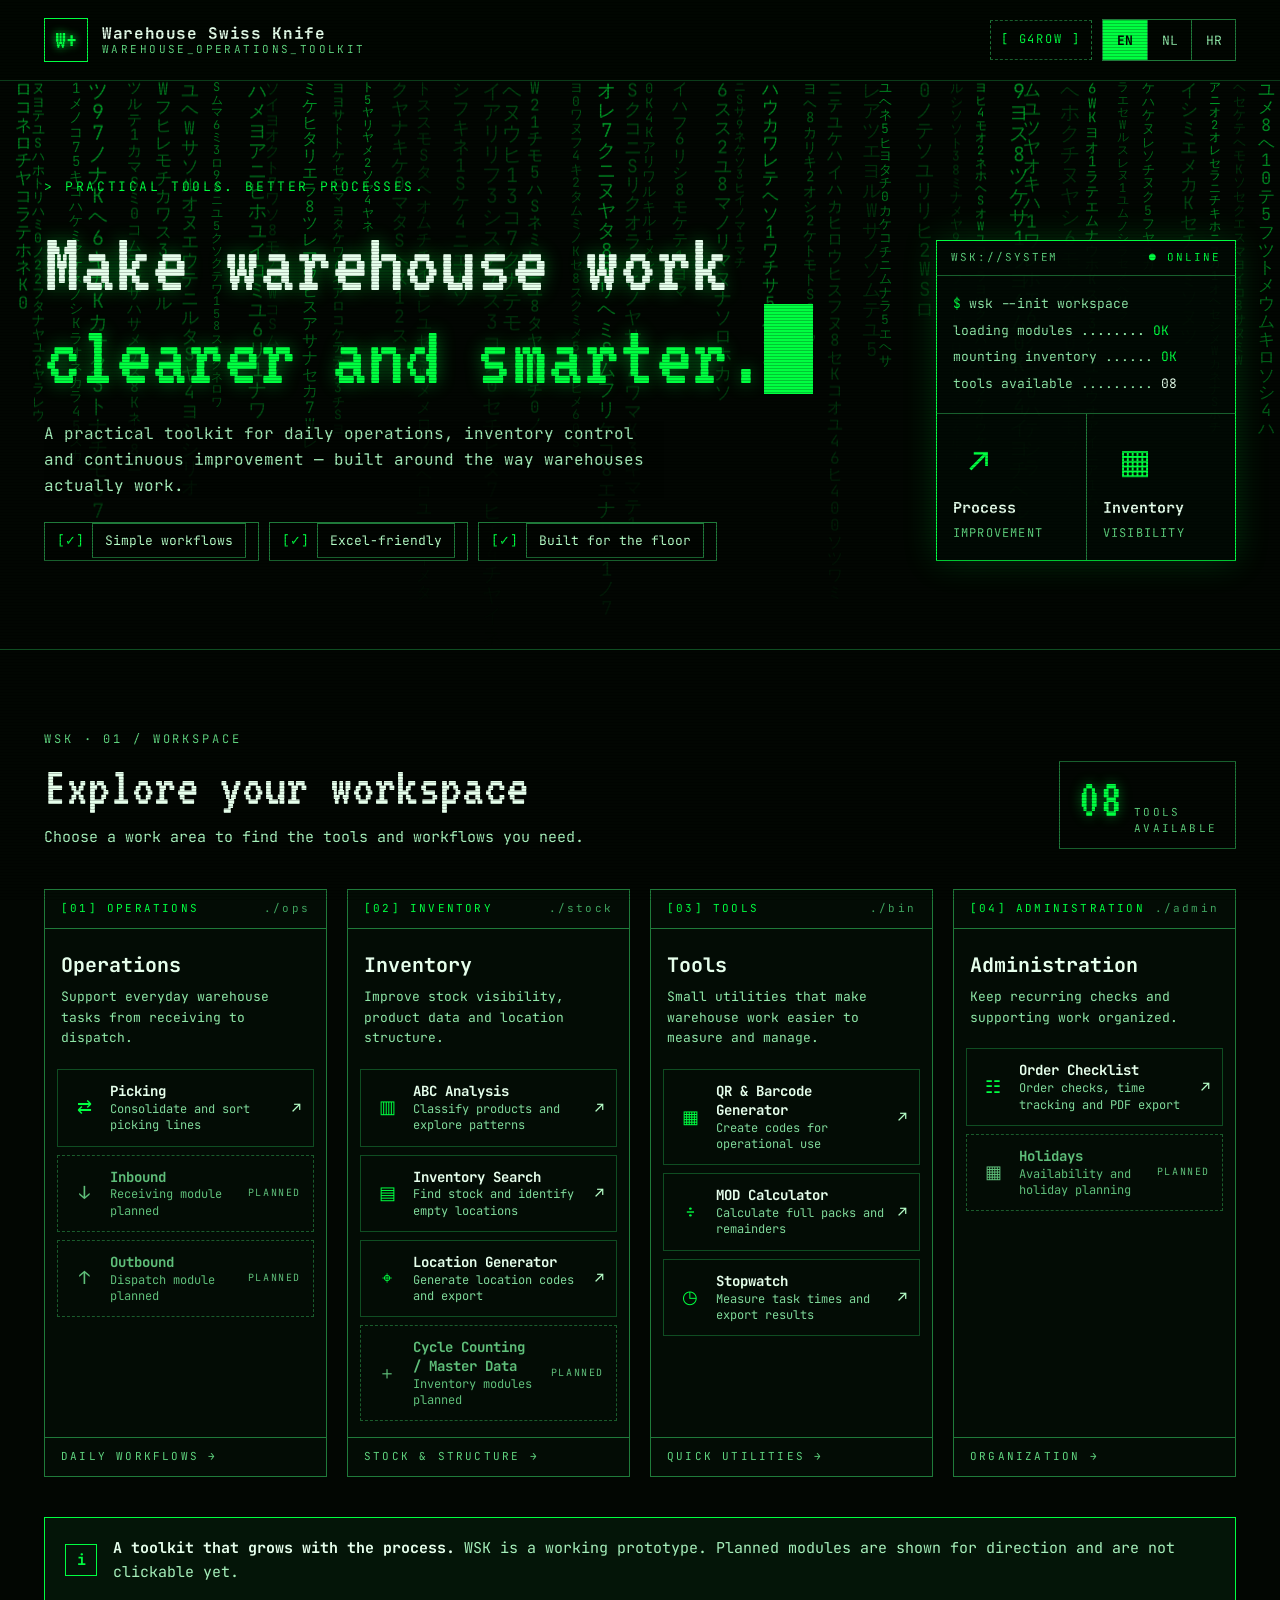
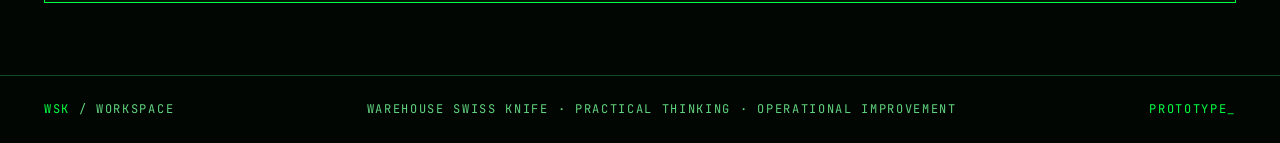
<file: index.html>
<!doctype html>
<html lang="en">
<head>
<meta charset="utf-8">
<meta name="viewport" content="width=device-width, initial-scale=1.0">
<meta name="theme-color" content="#020602">
<title>Warehouse Swiss Knife</title>
<script>
window.PAGE_I18N = {
  en: {
    kicker: '> PRACTICAL TOOLS. BETTER PROCESSES.',
    h1a: 'Make warehouse work ', h1b: 'clearer and smarter.',
    lead: 'A practical toolkit for daily operations, inventory control and continuous improvement — built around the way warehouses actually work.',
    c1: 'Simple workflows', c2: 'Excel-friendly', c3: 'Built for the floor',
    st_process: 'Process', st_process_sub: 'IMPROVEMENT', st_inv: 'Inventory', st_inv_sub: 'VISIBILITY',
    ws_title: 'Explore your workspace', ws_sub: 'Choose a work area to find the tools and workflows you need.',
    tools_av: 'TOOLS\nAVAILABLE', planned: 'PLANNED',
    a1: 'Operations', a1_d: 'Support everyday warehouse tasks from receiving to dispatch.', a1_f: 'DAILY WORKFLOWS →',
    t_pick: 'Picking', t_pick_d: 'Consolidate and sort picking lines',
    t_form: 'Order Checklist', t_form_d: 'Order checks, time tracking and PDF export',
    p_in: 'Inbound', p_in_d: 'Receiving module planned',
    p_out: 'Outbound', p_out_d: 'Dispatch module planned',
    a2: 'Inventory', a2_d: 'Improve stock visibility, product data and location structure.', a2_f: 'STOCK & STRUCTURE →',
    t_abc: 'ABC Analysis', t_abc_d: 'Classify products and explore patterns',
    t_inv: 'Inventory Search', t_inv_d: 'Find stock and identify empty locations',
    t_loc: 'Location Generator', t_loc_d: 'Generate location codes and export',
    p_cc: 'Cycle Counting / Master Data', p_cc_d: 'Inventory modules planned',
    a3: 'Tools', a3_d: 'Small utilities that make warehouse work easier to measure and manage.', a3_f: 'QUICK UTILITIES →',
    t_qr: 'QR & Barcode Generator', t_qr_d: 'Create codes for operational use',
    t_mod: 'MOD Calculator', t_mod_d: 'Calculate full packs and remainders',
    t_sw: 'Stopwatch', t_sw_d: 'Measure task times and export results',
    a4: 'Administration', a4_d: 'Keep recurring checks and supporting work organized.', a4_f: 'ORGANIZATION →',
    p_hol: 'Holidays', p_hol_d: 'Availability and holiday planning',
    note_b: 'A toolkit that grows with the process.', note: 'WSK is a working prototype. Planned modules are shown for direction and are not clickable yet.',
    foot: 'WAREHOUSE SWISS KNIFE · PRACTICAL THINKING · OPERATIONAL IMPROVEMENT',
    cv_title: 'G4ROW — open CV (new tab)'
  },
  nl: {
    kicker: '> PRAKTISCHE TOOLS. BETERE PROCESSEN.',
    h1a: 'Maak magazijnwerk ', h1b: 'duidelijker en slimmer.',
    lead: 'Een praktische toolkit voor dagelijkse operaties, voorraadbeheer en continu verbeteren — gebouwd rond hoe magazijnen echt werken.',
    c1: 'Eenvoudige workflows', c2: 'Excel-vriendelijk', c3: 'Gemaakt voor de vloer',
    st_process: 'Proces', st_process_sub: 'VERBETERING', st_inv: 'Voorraad', st_inv_sub: 'INZICHT',
    ws_title: 'Verken je werkplek', ws_sub: 'Kies een werkgebied om de tools en workflows te vinden die je nodig hebt.',
    tools_av: 'TOOLS\nBESCHIKBAAR', planned: 'GEPLAND',
    a1: 'Operaties', a1_d: 'Ondersteun dagelijkse magazijntaken, van ontvangst tot verzending.', a1_f: 'DAGELIJKSE WORKFLOWS →',
    t_pick: 'Picking', t_pick_d: 'Pickregels samenvoegen en sorteren',
    t_form: 'Order controlelijst', t_form_d: 'Ordercontroles, tijdregistratie en PDF-export',
    p_in: 'Inbound', p_in_d: 'Ontvangstmodule gepland',
    p_out: 'Outbound', p_out_d: 'Verzendmodule gepland',
    a2: 'Voorraad', a2_d: 'Verbeter voorraadinzicht, productdata en locatiestructuur.', a2_f: 'VOORRAAD & STRUCTUUR →',
    t_abc: 'ABC-analyse', t_abc_d: 'Producten indelen en patronen ontdekken',
    t_inv: 'Voorraad zoeken', t_inv_d: 'Voorraad vinden en lege locaties opsporen',
    t_loc: 'Locatiegenerator', t_loc_d: 'Locatiecodes genereren en exporteren',
    p_cc: 'Cycle counting / stamdata', p_cc_d: 'Voorraadmodules gepland',
    a3: 'Tools', a3_d: 'Kleine hulpmiddelen die magazijnwerk makkelijker meetbaar en beheersbaar maken.', a3_f: 'SNELLE HULPMIDDELEN →',
    t_qr: 'QR- & barcodegenerator', t_qr_d: 'Codes maken voor operationeel gebruik',
    t_mod: 'MOD Calculator', t_mod_d: 'Volle verpakkingen en restanten berekenen',
    t_sw: 'Stopwatch', t_sw_d: 'Taaktijden meten en resultaten exporteren',
    a4: 'Administratie', a4_d: 'Houd terugkerende controles en ondersteunend werk georganiseerd.', a4_f: 'ORGANISATIE →',
    p_hol: 'Vakanties', p_hol_d: 'Beschikbaarheid en vakantieplanning',
    note_b: 'Een toolkit die meegroeit met het proces.', note: 'WSK is een werkend prototype. Geplande modules worden getoond als richting en zijn nog niet klikbaar.',
    foot: 'WAREHOUSE SWISS KNIFE · PRAKTISCH DENKEN · OPERATIONELE VERBETERING',
    cv_title: 'G4ROW — cv openen (nieuw tabblad)'
  },
  hr: {
    kicker: '> PRAKTIČNI ALATI. BOLJI PROCESI.',
    h1a: 'Učinite skladišni rad ', h1b: 'jasnijim i pametnijim.',
    lead: 'Praktičan skup alata za svakodnevne operacije, kontrolu zaliha i stalno poboljšanje — izgrađen oko toga kako skladišta stvarno rade.',
    c1: 'Jednostavni tijekovi rada', c2: 'Prilagođeno Excelu', c3: 'Napravljeno za skladišni pod',
    st_process: 'Procesi', st_process_sub: 'POBOLJŠANJE', st_inv: 'Zalihe', st_inv_sub: 'PREGLEDNOST',
    ws_title: 'Istražite radni prostor', ws_sub: 'Odaberite radno područje i pronađite alate i tijekove rada koji vam trebaju.',
    tools_av: 'DOSTUPNIH\nALATA', planned: 'PLANIRANO',
    a1: 'Operacije', a1_d: 'Podrška svakodnevnim skladišnim zadacima, od prijema do otpreme.', a1_f: 'DNEVNI TIJEKOVI →',
    t_pick: 'Picking', t_pick_d: 'Spajanje i sortiranje picking linija',
    t_form: 'Kontrolna lista narudžbe', t_form_d: 'Provjere narudžbe, praćenje vremena i PDF izvoz',
    p_in: 'Inbound', p_in_d: 'Modul za prijem robe u pripremi',
    p_out: 'Outbound', p_out_d: 'Modul za otpremu u pripremi',
    a2: 'Zalihe', a2_d: 'Bolja preglednost zaliha, podataka o proizvodima i strukture lokacija.', a2_f: 'ZALIHE I STRUKTURA →',
    t_abc: 'ABC analiza', t_abc_d: 'Razvrstavanje proizvoda i uočavanje obrazaca',
    t_inv: 'Pretraga inventara', t_inv_d: 'Pronalazak zaliha i praznih lokacija',
    t_loc: 'Generator lokacija', t_loc_d: 'Generiranje oznaka lokacija i izvoz',
    p_cc: 'Ciklička inventura / matični podaci', p_cc_d: 'Moduli za zalihe u planu',
    a3: 'Alati', a3_d: 'Mali alati koji olakšavaju mjerenje i upravljanje skladišnim radom.', a3_f: 'BRZI ALATI →',
    t_qr: 'QR i barkod generator', t_qr_d: 'Izrada kodova za operativnu upotrebu',
    t_mod: 'MOD kalkulator', t_mod_d: 'Izračun punih pakiranja i ostataka',
    t_sw: 'Štoperica', t_sw_d: 'Mjerenje vremena zadataka i izvoz rezultata',
    a4: 'Administracija', a4_d: 'Organizirane redovite provjere i prateći poslovi.', a4_f: 'ORGANIZACIJA →',
    p_hol: 'Godišnji odmori', p_hol_d: 'Dostupnost i planiranje odmora',
    note_b: 'Alati koji rastu zajedno s procesom.', note: 'WSK je radni prototip. Planirani moduli prikazani su kao smjer razvoja i još se ne mogu otvoriti.',
    foot: 'WAREHOUSE SWISS KNIFE · PRAKTIČNO RAZMIŠLJANJE · OPERATIVNA POBOLJŠANJA',
    cv_title: 'G4ROW — otvori životopis (nova kartica)'
  }
};
</script>
<script src="i18n.js"></script>
<link rel="preconnect" href="https://fonts.googleapis.com">
<link rel="preconnect" href="https://fonts.gstatic.com" crossorigin>
<link href="https://fonts.googleapis.com/css2?family=JetBrains+Mono:wght@400;500;700&family=VT323&display=swap" rel="stylesheet">
<style>
:root{
  --accent:#00ff41;
  --bg:#020602;
  --panel:#030c05;
  --line:#1f7a3a;
  --line-dim:#0f4d22;
  --text:#b6ffc8;
  --text-soft:#a6f0bb;
  --text-muted:#5fd47f;
  --white:#e6ffec;
  --mono:'JetBrains Mono',ui-monospace,'SFMono-Regular',Menlo,monospace;
  --display:VT323,'JetBrains Mono',monospace;
}
*{box-sizing:border-box}
html,body{margin:0;background:var(--bg)}
body{color:var(--text);font-family:var(--mono);font-size:15px;line-height:1.6;min-height:100vh;position:relative;overflow-x:hidden}
a{color:var(--accent);text-decoration:none}
a:hover{color:var(--text)}
.wrap{max-width:1240px;margin:0 auto;padding-left:24px;padding-right:24px}

/* scanlines */
body::after{content:"";position:fixed;inset:0;pointer-events:none;z-index:50;
  background:repeating-linear-gradient(0deg,rgba(0,0,0,.22) 0,rgba(0,0,0,.22) 1px,transparent 1px,transparent 3px)}

/* header */
.site-header{position:relative;z-index:2;border-bottom:1px solid var(--line-dim);background:rgba(2,6,2,.85)}
.site-header .wrap{padding-top:18px;padding-bottom:18px;display:flex;flex-wrap:wrap;align-items:center;justify-content:space-between;gap:16px}
.brand{display:flex;align-items:center;gap:14px;color:var(--text)}
.brand-mark{display:flex;align-items:center;justify-content:center;width:44px;height:44px;border:1px solid var(--accent);color:var(--accent);font-family:var(--display);font-size:28px;text-shadow:0 0 8px var(--accent)}
.brand-text{display:flex;flex-direction:column;line-height:1.2}
.brand-text strong{font-size:16px;letter-spacing:.04em;color:var(--white)}
.brand-text span{font-size:11px;letter-spacing:.22em;color:var(--text-muted)}
.header-right{display:flex;flex-wrap:wrap;align-items:center;gap:10px}
.badge{display:inline-flex;align-items:center;min-height:40px;font-size:12px;letter-spacing:.16em;color:var(--accent);border:1px dashed var(--line);padding:6px 10px}
a.badge:hover{border-style:solid;border-color:var(--accent);color:var(--white);background:#062b11}
a.badge:focus-visible{outline:2px solid var(--text);outline-offset:2px}
.lang{display:flex;border:1px solid var(--line)}
.lang .lang-btn{min-width:44px;min-height:40px;background:transparent;color:#8fe8a8;border:0;font-family:inherit;font-size:13px;cursor:pointer}
.lang .lang-btn + .lang-btn{border-left:1px solid var(--line)}
.lang .lang-btn[aria-pressed="true"]{background:var(--accent);color:var(--bg);font-weight:700}

/* hero */
.hero{position:relative;z-index:1;border-bottom:1px solid var(--line-dim);overflow:hidden}
.rain{position:absolute;inset:0;overflow:hidden;pointer-events:none;
  -webkit-mask-image:linear-gradient(180deg,#000 0%,rgba(0,0,0,.6) 55%,transparent 100%);
  mask-image:linear-gradient(180deg,#000 0%,rgba(0,0,0,.6) 55%,transparent 100%)}
.rain-col{position:absolute;top:0;width:1.1em;line-height:1.05;word-break:break-all;text-align:center;color:var(--accent);
  animation:fall linear infinite;will-change:transform}
@keyframes fall{from{transform:translateY(-110%)}to{transform:translateY(110vh)}}
.hero-inner{position:relative;padding-top:96px;padding-bottom:88px;display:flex;flex-wrap:wrap;align-items:flex-end;gap:48px}
.hero-copy{flex:999 1 560px;min-width:0;display:flex;flex-direction:column;gap:24px}
.kicker{font-size:13px;letter-spacing:.2em;color:var(--accent)}
.hero h1{margin:0;font-family:var(--display);font-weight:400;font-size:clamp(3.4rem,7vw,7rem);line-height:.92;color:var(--white);text-shadow:0 0 18px rgba(0,255,65,.45)}
.hero h1 em{font-style:normal;color:var(--accent)}
.cursor{display:inline-block;width:.55em;height:1em;background:var(--accent);vertical-align:-.12em;animation:blink 1s steps(1) infinite}
@keyframes blink{50%{opacity:0}}
.lead{margin:0;max-width:620px;font-size:16px;color:var(--text-soft);background:rgba(2,6,2,.7)}
.checks{display:flex;flex-wrap:wrap;gap:10px;font-size:13px}
.checks span{border:1px solid var(--line);background:rgba(2,6,2,.8);padding:8px 12px}
.checks b{color:var(--accent);font-weight:400}

.terminal{flex:1 1 300px;min-width:0;border:1px solid var(--accent);background:rgba(2,10,4,.92);box-shadow:0 0 32px rgba(0,255,65,.18)}
.terminal-bar{display:flex;justify-content:space-between;align-items:center;padding:8px 14px;border-bottom:1px solid var(--line);font-size:11px;letter-spacing:.18em;color:var(--text-muted)}
.terminal-bar .on{color:var(--accent)}
.terminal-body{padding:18px 16px;display:flex;flex-direction:column;gap:6px;font-size:13px;color:#8fe8a8}
.terminal-body .ok,.terminal-body .p{color:var(--accent)}
.terminal-body .n{color:var(--white)}
.terminal-stats{display:grid;grid-template-columns:repeat(2,minmax(0,1fr));border-top:1px solid var(--line)}
.terminal-stats div{padding:16px}
.terminal-stats div + div{border-left:1px solid var(--line)}
.terminal-stats .ico{font-family:var(--display);font-size:34px;line-height:1;color:var(--accent)}
.terminal-stats strong{display:block;color:var(--white)}
.terminal-stats small{font-size:12px;color:var(--text-muted);letter-spacing:.1em}

/* workspace */
main{position:relative;z-index:1;padding-top:80px;padding-bottom:72px;display:flex;flex-direction:column;gap:40px}
.ws-head{display:flex;flex-wrap:wrap;align-items:flex-end;justify-content:space-between;gap:24px}
.ws-head .meta{font-size:12px;letter-spacing:.24em;color:var(--text-muted)}
.ws-head h2{margin:10px 0;font-family:var(--display);font-weight:400;font-size:56px;line-height:1;color:var(--white)}
.ws-head p{margin:0;color:var(--text-soft)}
.count{display:flex;align-items:baseline;gap:12px;border:1px solid var(--line);padding:12px 18px}
.count b{font-family:var(--display);font-weight:400;font-size:56px;line-height:.9;color:var(--accent);text-shadow:0 0 12px rgba(0,255,65,.5)}
.count span{font-size:11px;letter-spacing:.2em;color:var(--text-muted);line-height:1.4}

.areas{display:grid;grid-template-columns:repeat(auto-fit,minmax(280px,1fr));gap:20px}
.area{display:flex;flex-direction:column;border:1px solid var(--line);background:var(--panel)}
.area-bar{display:flex;justify-content:space-between;padding:10px 16px;border-bottom:1px solid var(--line);font-size:11px;letter-spacing:.2em;color:var(--accent)}
.area-bar span + span{color:#3fa35f}
.area-intro{padding:20px 16px 8px}
.area-intro h3{margin:0 0 6px;font-size:20px;color:var(--white)}
.area-intro p{margin:0;font-size:13px;color:#8fe8a8}
.tools{padding:12px 12px 16px;display:flex;flex-direction:column;gap:8px;flex-grow:1}
.tool{display:flex;align-items:center;gap:12px;padding:12px;min-height:44px;border:1px solid var(--line-dim);color:var(--text);transition:background .15s ease,border-color .15s ease}
.tool:hover{background:#062b11;border-color:var(--accent);color:var(--text)}
.tool:focus-visible,.lang .lang-btn:focus-visible,.brand:focus-visible{outline:2px solid var(--text);outline-offset:2px}
.tool .i{width:28px;text-align:center;color:var(--accent);font-size:18px}
.tool .t{flex:1;display:flex;flex-direction:column;line-height:1.35}
.tool .t strong{color:var(--white);font-size:14px}
.tool .t span{font-size:12px;color:#7fd99a}
.tool.planned{border-style:dashed;border-color:#1a5c2c;color:#5fbf7a}
.tool.planned:hover{background:transparent;border-color:#1a5c2c}
.tool.planned .i,.tool.planned .t strong,.tool.planned .t span{color:#5fbf7a}
.tool .tag{font-size:10px;letter-spacing:.16em}
.area-foot{padding:10px 16px;border-top:1px solid var(--line);font-size:11px;letter-spacing:.2em;color:var(--text-muted)}

.note{display:flex;flex-wrap:wrap;align-items:center;gap:16px;padding:18px 20px;border:1px solid var(--accent);background:#041508}
.note .i{display:flex;align-items:center;justify-content:center;width:32px;height:32px;border:1px solid var(--accent);color:var(--accent);font-weight:700}
.note p{margin:0;flex:1 1 320px;color:var(--text-soft)}
.note strong{color:var(--white)}

footer{position:relative;z-index:1;border-top:1px solid var(--line-dim)}
footer .wrap{padding-top:24px;padding-bottom:24px;display:flex;flex-wrap:wrap;justify-content:space-between;gap:12px;font-size:12px;letter-spacing:.14em;color:var(--text-muted)}
footer b{color:var(--accent);font-weight:400}

@media (prefers-reduced-motion: reduce){.rain-col,.cursor{animation:none}}
</style>
</head>
<body>

<header class="site-header">
  <div class="wrap">
    <a class="brand" href="index.html">
      <span class="brand-mark">W+</span>
      <span class="brand-text">
        <strong>Warehouse Swiss Knife</strong>
        <span>WAREHOUSE_OPERATIONS_TOOLKIT</span>
      </span>
    </a>
    <div class="header-right">
      <!-- CV link: the PDF must be in the same folder as index.html -->
      <a class="badge" href="CV_Marko_Vidovic-Turina.pdf" target="_blank" rel="noopener" data-i18n-title="cv_title" data-i18n-aria="cv_title">[ G4ROW ]</a>
      <div class="lang" data-lang-switcher></div>
    </div>
  </div>
</header>

<section class="hero">
  <div class="rain" id="rain" aria-hidden="true"></div>
  <div class="wrap hero-inner">
    <div class="hero-copy">
      <div class="kicker" data-i18n="kicker">&gt; PRACTICAL TOOLS. BETTER PROCESSES.</div>
      <h1><span data-i18n="h1a">Make warehouse work </span><em data-i18n="h1b">clearer and smarter.</em><span class="cursor" aria-hidden="true"></span></h1>
      <p class="lead" data-i18n="lead">A practical toolkit for daily operations, inventory control and continuous improvement — built around the way warehouses actually work.</p>
      <div class="checks">
        <span><b>[✓]</b> <span data-i18n="c1">Simple workflows</span></span>
        <span><b>[✓]</b> <span data-i18n="c2">Excel-friendly</span></span>
        <span><b>[✓]</b> <span data-i18n="c3">Built for the floor</span></span>
      </div>
    </div>
    <div class="terminal">
      <div class="terminal-bar"><span>WSK://SYSTEM</span><span class="on">● ONLINE</span></div>
      <div class="terminal-body">
        <div><span class="p">$</span> wsk --init workspace</div>
        <div>loading modules ........ <span class="ok">OK</span></div>
        <div>mounting inventory ...... <span class="ok">OK</span></div>
        <div>tools available ......... <span class="n">08</span></div>
      </div>
      <div class="terminal-stats">
        <div><div class="ico">↗</div><strong data-i18n="st_process">Process</strong><small data-i18n="st_process_sub">IMPROVEMENT</small></div>
        <div><div class="ico">▦</div><strong data-i18n="st_inv">Inventory</strong><small data-i18n="st_inv_sub">VISIBILITY</small></div>
      </div>
    </div>
  </div>
</section>

<main class="wrap">
  <div class="ws-head">
    <div>
      <div class="meta">WSK · 01 / WORKSPACE</div>
      <h2 data-i18n="ws_title">Explore your workspace</h2>
      <p data-i18n="ws_sub">Choose a work area to find the tools and workflows you need.</p>
    </div>
    <div class="count"><b>08</b><span data-i18n="tools_av" style="white-space:pre-line">TOOLS
AVAILABLE</span></div>
  </div>

  <div class="areas">
    <article class="area">
      <div class="area-bar"><span>[01] OPERATIONS</span><span>./ops</span></div>
      <div class="area-intro"><h3 data-i18n="a1">Operations</h3><p data-i18n="a1_d">Support everyday warehouse tasks from receiving to dispatch.</p></div>
      <div class="tools">
        <a class="tool" href="picking.html"><span class="i">⇄</span><span class="t"><strong data-i18n="t_pick">Picking</strong><span data-i18n="t_pick_d">Consolidate and sort picking lines</span></span><span>↗</span></a>
        <div class="tool planned"><span class="i">↓</span><span class="t"><strong data-i18n="p_in">Inbound</strong><span data-i18n="p_in_d">Receiving module planned</span></span><span class="tag" data-i18n="planned">PLANNED</span></div>
        <div class="tool planned"><span class="i">↑</span><span class="t"><strong data-i18n="p_out">Outbound</strong><span data-i18n="p_out_d">Dispatch module planned</span></span><span class="tag" data-i18n="planned">PLANNED</span></div>
      </div>
      <div class="area-foot" data-i18n="a1_f">DAILY WORKFLOWS →</div>
    </article>

    <article class="area">
      <div class="area-bar"><span>[02] INVENTORY</span><span>./stock</span></div>
      <div class="area-intro"><h3 data-i18n="a2">Inventory</h3><p data-i18n="a2_d">Improve stock visibility, product data and location structure.</p></div>
      <div class="tools">
        <a class="tool" href="abc.html"><span class="i">▥</span><span class="t"><strong data-i18n="t_abc">ABC Analysis</strong><span data-i18n="t_abc_d">Classify products and explore patterns</span></span><span>↗</span></a>
        <a class="tool" href="inventory.html"><span class="i">▤</span><span class="t"><strong data-i18n="t_inv">Inventory Search</strong><span data-i18n="t_inv_d">Find stock and identify empty locations</span></span><span>↗</span></a>
        <a class="tool" href="locations.html"><span class="i">⌖</span><span class="t"><strong data-i18n="t_loc">Location Generator</strong><span data-i18n="t_loc_d">Generate location codes and export</span></span><span>↗</span></a>
        <div class="tool planned"><span class="i">＋</span><span class="t"><strong data-i18n="p_cc">Cycle Counting / Master Data</strong><span data-i18n="p_cc_d">Inventory modules planned</span></span><span class="tag" data-i18n="planned">PLANNED</span></div>
      </div>
      <div class="area-foot" data-i18n="a2_f">STOCK &amp; STRUCTURE →</div>
    </article>

    <article class="area">
      <div class="area-bar"><span>[03] TOOLS</span><span>./bin</span></div>
      <div class="area-intro"><h3 data-i18n="a3">Tools</h3><p data-i18n="a3_d">Small utilities that make warehouse work easier to measure and manage.</p></div>
      <div class="tools">
        <a class="tool" href="qr.html"><span class="i">▦</span><span class="t"><strong data-i18n="t_qr">QR &amp; Barcode Generator</strong><span data-i18n="t_qr_d">Create codes for operational use</span></span><span>↗</span></a>
        <a class="tool" href="mod.html"><span class="i">÷</span><span class="t"><strong data-i18n="t_mod">MOD Calculator</strong><span data-i18n="t_mod_d">Calculate full packs and remainders</span></span><span>↗</span></a>
        <a class="tool" href="stopwatch.html"><span class="i">◷</span><span class="t"><strong data-i18n="t_sw">Stopwatch</strong><span data-i18n="t_sw_d">Measure task times and export results</span></span><span>↗</span></a>
      </div>
      <div class="area-foot" data-i18n="a3_f">QUICK UTILITIES →</div>
    </article>

    <article class="area">
      <div class="area-bar"><span>[04] ADMINISTRATION</span><span>./admin</span></div>
      <div class="area-intro"><h3 data-i18n="a4">Administration</h3><p data-i18n="a4_d">Keep recurring checks and supporting work organized.</p></div>
      <div class="tools">
        <a class="tool" href="form.html"><span class="i">☷</span><span class="t"><strong data-i18n="t_form">Order Checklist</strong><span data-i18n="t_form_d">Order checks, time tracking and PDF export</span></span><span>↗</span></a>
        <div class="tool planned"><span class="i">▦</span><span class="t"><strong data-i18n="p_hol">Holidays</strong><span data-i18n="p_hol_d">Availability and holiday planning</span></span><span class="tag" data-i18n="planned">PLANNED</span></div>
      </div>
      <div class="area-foot" data-i18n="a4_f">ORGANIZATION →</div>
    </article>
  </div>

  <div class="note">
    <span class="i" aria-hidden="true">i</span>
    <p><strong data-i18n="note_b">A toolkit that grows with the process.</strong> <span data-i18n="note">WSK is a working prototype. Planned modules are shown for direction and are not clickable yet.</span></p>
  </div>
</main>

<footer>
  <div class="wrap">
    <span><b>WSK</b> / WORKSPACE</span>
    <span data-i18n="foot">WAREHOUSE SWISS KNIFE · PRACTICAL THINKING · OPERATIONAL IMPROVEMENT</span>
    <b>PROTOTYPE_</b>
  </div>
</footer>

<script>
// Digital rain
(function(){
  var rain = document.getElementById('rain');
  if (!rain) return;
  var chars = 'アイウエオカキクケコサシスセソタチツテトナニヌネノハヒフヘホマミムメモヤユヨラリルレロワ0123456789WSK';
  var n = window.innerWidth < 700 ? 22 : 44;
  for (var i = 0; i < n; i++) {
    var col = document.createElement('div');
    col.className = 'rain-col';
    var len = 12 + Math.floor(Math.random() * 20), t = '';
    for (var j = 0; j < len; j++) t += chars[Math.floor(Math.random() * chars.length)];
    col.textContent = t;
    col.style.left = ((i / n) * 100 + Math.random() * 1.5).toFixed(2) + '%';
    col.style.animationDuration = (7 + Math.random() * 11).toFixed(1) + 's';
    col.style.animationDelay = '-' + (Math.random() * 14).toFixed(1) + 's';
    col.style.fontSize = (12 + Math.floor(Math.random() * 9)) + 'px';
    col.style.opacity = (0.18 + Math.random() * 0.5).toFixed(2);
    rain.appendChild(col);
  }
})();

</script>
</body>
</html>
</file>
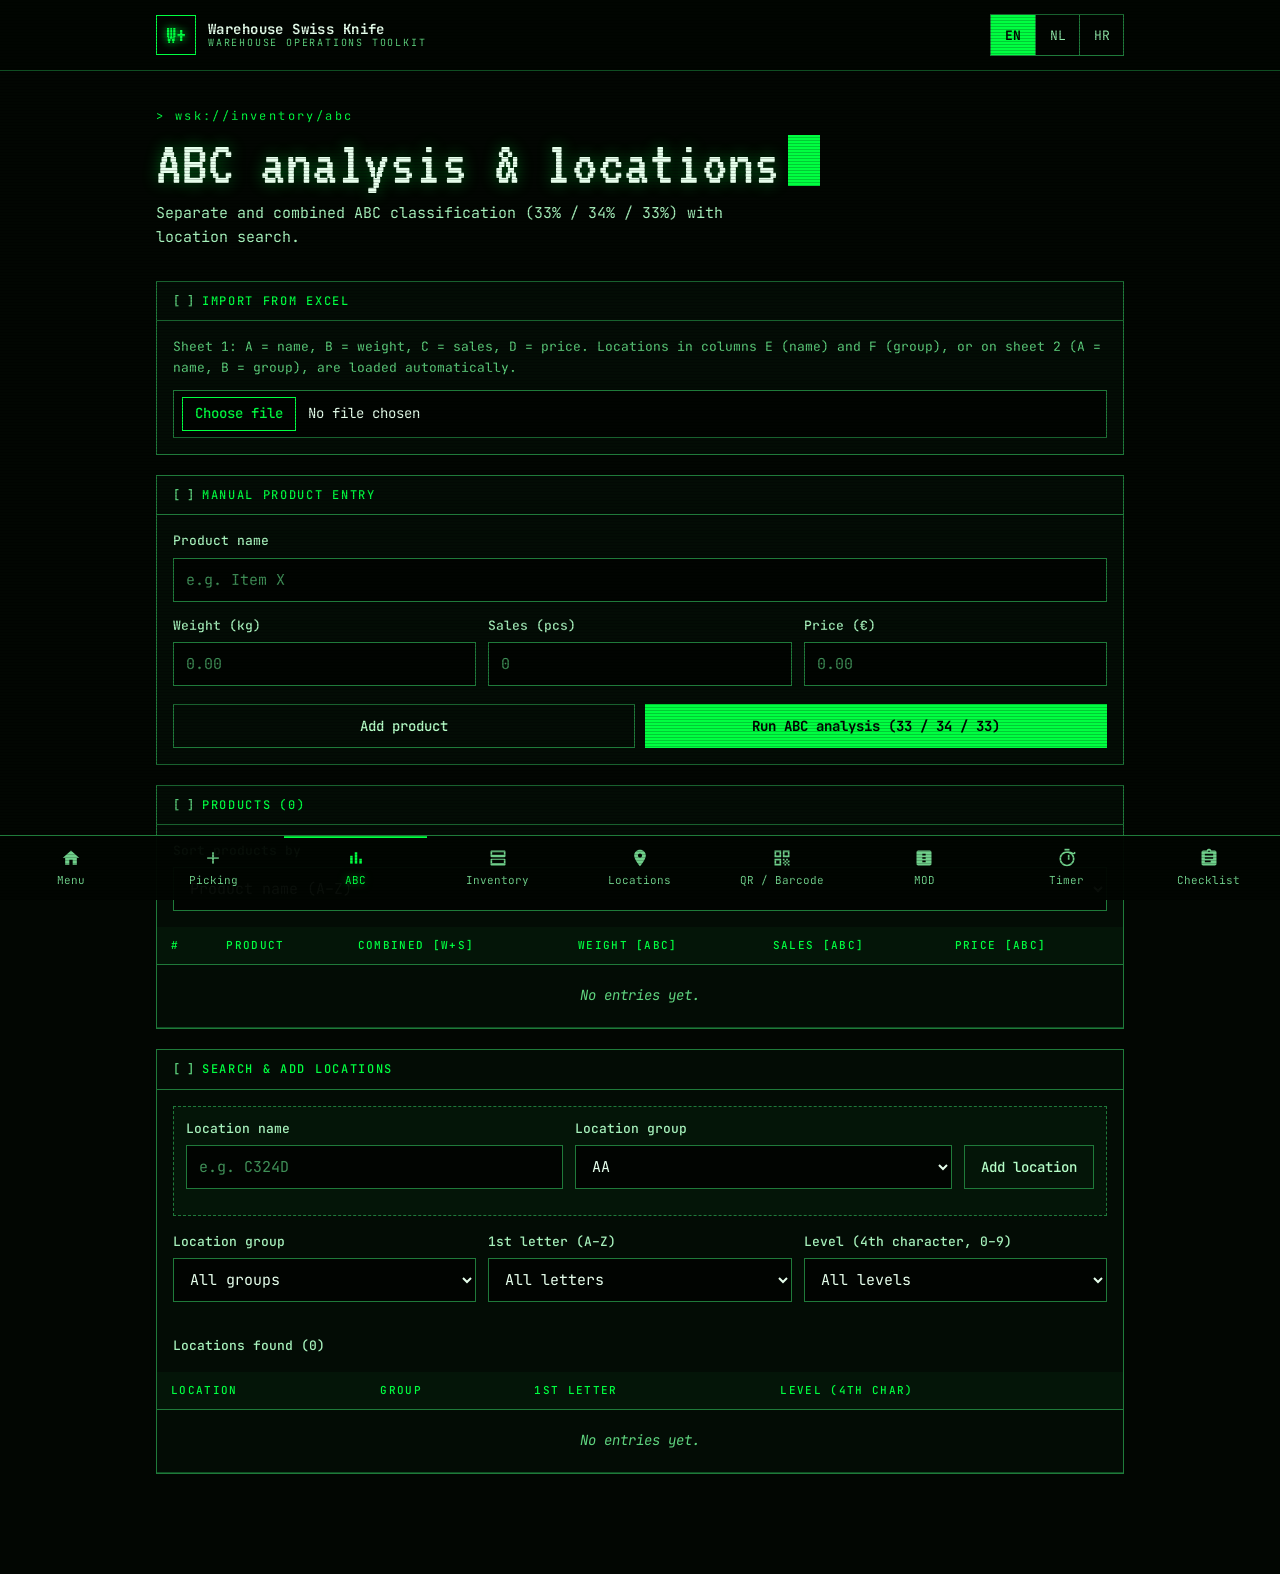
<file: abc.html>
<!DOCTYPE html>
<html lang="en">
<head>
<meta charset="UTF-8">
<meta name="viewport" content="width=device-width, initial-scale=1.0, viewport-fit=cover">
<meta name="theme-color" content="#020602">
<title>ABC Analysis · Warehouse Swiss Knife</title>
<link rel="stylesheet" href="style.css">
<script src="xlsx.full.min.js"></script>
<script>
window.PAGE_I18N = {
  en: {
    doc_title: 'ABC Analysis', page_title: 'ABC analysis & locations',
    page_sub: 'Separate and combined ABC classification (33% / 34% / 33%) with location search.',
    excel_title: 'Import from Excel',
    excel_abc_desc: 'Sheet 1: A = name, B = weight, C = sales, D = price. Locations in columns E (name) and F (group), or on sheet 2 (A = name, B = group), are loaded automatically.',
    manual_prod_title: 'Manual product entry', lbl_prod_name: 'Product name', ph_prod_name: 'e.g. Item X',
    lbl_weight: 'Weight (kg)', ph_weight: '0.00', lbl_sales: 'Sales (pcs)', ph_sales: '0', lbl_price: 'Price (€)', ph_price: '0.00',
    btn_add_prod: 'Add product', btn_run_abc: 'Run ABC analysis (33 / 34 / 33)',
    prepared_prods: 'Products', lbl_sort_prods: 'Sort products by',
    opt_sort_name_asc: 'Product name (A–Z)', opt_sort_comb: 'Combined category [weight + sales]',
    opt_sort_weight: 'ABC weight (A → C)', opt_sort_sales: 'ABC sales (A → C)', opt_sort_price: 'ABC price (A → C)',
    col_prod: 'Product', col_cat_comb: 'Combined [W+S]', col_weight_abc: 'Weight [ABC]', col_sales_abc: 'Sales [ABC]', col_price_abc: 'Price [ABC]',
    loc_search_title: 'Search & add locations', lbl_loc_name: 'Location name', ph_loc_name: 'e.g. C324D',
    lbl_loc_group: 'Location group', btn_add_loc: 'Add location',
    lbl_filter_group: 'Location group', opt_all_groups: 'All groups',
    lbl_filter_letter: '1st letter (A–Z)', opt_all_letters: 'All letters',
    lbl_filter_level: 'Level (4th character, 0–9)', opt_all_levels: 'All levels',
    loc_results: 'Locations found', col_loc_name: 'Location', col_group: 'Group', col_1st_letter: '1st letter', col_3rd_num: 'Level (4th char)',
    unit_pcs: 'pcs', not_classified: 'not classified',
    msg_empty_prods: 'No products entered for ABC analysis.', msg_enter_name: 'Please enter a product name.', msg_enter_loc: 'Please enter a location name (e.g. C324D).',
    no_locations: 'No locations match the filter.'
  },
  nl: {
    doc_title: 'ABC-analyse', page_title: 'ABC-analyse & locaties',
    page_sub: 'Afzonderlijke en gecombineerde ABC-classificatie (33% / 34% / 33%) met locaties zoeken.',
    excel_title: 'Importeren uit Excel',
    excel_abc_desc: 'Blad 1: A = naam, B = gewicht, C = verkoop, D = prijs. Locaties in kolom E (naam) en F (groep), of op blad 2 (A = naam, B = groep), worden automatisch geladen.',
    manual_prod_title: 'Product handmatig invoeren', lbl_prod_name: 'Productnaam', ph_prod_name: 'bijv. Artikel X',
    lbl_weight: 'Gewicht (kg)', ph_weight: '0,00', lbl_sales: 'Verkoop (st)', ph_sales: '0', lbl_price: 'Prijs (€)', ph_price: '0,00',
    btn_add_prod: 'Product toevoegen', btn_run_abc: 'ABC-analyse uitvoeren (33 / 34 / 33)',
    prepared_prods: 'Producten', lbl_sort_prods: 'Producten sorteren op',
    opt_sort_name_asc: 'Productnaam (A–Z)', opt_sort_comb: 'Gecombineerde categorie [gewicht + verkoop]',
    opt_sort_weight: 'ABC gewicht (A → C)', opt_sort_sales: 'ABC verkoop (A → C)', opt_sort_price: 'ABC prijs (A → C)',
    col_prod: 'Product', col_cat_comb: 'Gecombineerd [G+V]', col_weight_abc: 'Gewicht [ABC]', col_sales_abc: 'Verkoop [ABC]', col_price_abc: 'Prijs [ABC]',
    loc_search_title: 'Locaties zoeken & toevoegen', lbl_loc_name: 'Locatienaam', ph_loc_name: 'bijv. C324D',
    lbl_loc_group: 'Locatiegroep', btn_add_loc: 'Locatie toevoegen',
    lbl_filter_group: 'Locatiegroep', opt_all_groups: 'Alle groepen',
    lbl_filter_letter: '1e letter (A–Z)', opt_all_letters: 'Alle letters',
    lbl_filter_level: 'Niveau (4e teken, 0–9)', opt_all_levels: 'Alle niveaus',
    loc_results: 'Gevonden locaties', col_loc_name: 'Locatie', col_group: 'Groep', col_1st_letter: '1e letter', col_3rd_num: 'Niveau (4e teken)',
    unit_pcs: 'st', not_classified: 'niet ingedeeld',
    msg_empty_prods: 'Geen producten ingevoerd voor de ABC-analyse.', msg_enter_name: 'Voer een productnaam in.', msg_enter_loc: 'Voer een locatienaam in (bijv. C324D).',
    no_locations: 'Geen locaties gevonden met dit filter.'
  },
  hr: {
    doc_title: 'ABC analiza', page_title: 'ABC analiza i lokacije',
    page_sub: 'Zasebna i kombinirana ABC klasifikacija (33% / 34% / 33%) s pretragom lokacija.',
    excel_title: 'Uvoz iz Excela',
    excel_abc_desc: 'List 1: A = naziv, B = težina, C = prodaja, D = cijena. Lokacije iz stupaca E (naziv) i F (grupa), ili s 2. lista (A = naziv, B = grupa), učitavaju se automatski.',
    manual_prod_title: 'Ručni unos proizvoda', lbl_prod_name: 'Naziv proizvoda', ph_prod_name: 'npr. Artikl X',
    lbl_weight: 'Težina (kg)', ph_weight: '0,00', lbl_sales: 'Prodaja (kom)', ph_sales: '0', lbl_price: 'Cijena (€)', ph_price: '0,00',
    btn_add_prod: 'Dodaj proizvod', btn_run_abc: 'Pokreni ABC analizu (33 / 34 / 33)',
    prepared_prods: 'Proizvodi', lbl_sort_prods: 'Sortiraj proizvode po',
    opt_sort_name_asc: 'Nazivu (A–Ž)', opt_sort_comb: 'Kombiniranoj kategoriji [težina + prodaja]',
    opt_sort_weight: 'ABC težini (A → C)', opt_sort_sales: 'ABC prodaji (A → C)', opt_sort_price: 'ABC cijeni (A → C)',
    col_prod: 'Proizvod', col_cat_comb: 'Kombinirano [T+P]', col_weight_abc: 'Težina [ABC]', col_sales_abc: 'Prodaja [ABC]', col_price_abc: 'Cijena [ABC]',
    loc_search_title: 'Pretraga i unos lokacija', lbl_loc_name: 'Naziv lokacije', ph_loc_name: 'npr. C324D',
    lbl_loc_group: 'Grupa lokacije', btn_add_loc: 'Dodaj lokaciju',
    lbl_filter_group: 'Grupa lokacije', opt_all_groups: 'Sve grupe',
    lbl_filter_letter: '1. slovo (A–Z)', opt_all_letters: 'Sva slova',
    lbl_filter_level: 'Razina (4. znak, 0–9)', opt_all_levels: 'Sve razine',
    loc_results: 'Pronađene lokacije', col_loc_name: 'Lokacija', col_group: 'Grupa', col_1st_letter: '1. slovo', col_3rd_num: 'Razina (4. znak)',
    unit_pcs: 'kom', not_classified: 'nije razvrstano',
    msg_empty_prods: 'Nema unesenih proizvoda za ABC analizu.', msg_enter_name: 'Unesite naziv proizvoda.', msg_enter_loc: 'Unesite naziv lokacije (npr. C324D).',
    no_locations: 'Nema lokacija za odabrani filter.'
  }
};
</script>
<script src="i18n.js"></script>
</head>
<body data-page="abc">
<header class="app-header">
  <div class="app-header-inner">
    <a class="brand" href="index.html"><span class="brand-mark">W+</span><span class="brand-text"><strong>Warehouse Swiss Knife</strong><span data-i18n="brand_sub">Warehouse operations toolkit</span></span></a>
    <div class="lang-switcher" data-lang-switcher></div>
  </div>
</header>

<section class="page-hero">
  <div class="kicker">&gt; wsk://inventory/abc</div>
  <h1 data-i18n="page_title">ABC analysis &amp; locations</h1>
  <p data-i18n="page_sub"></p>
</section>

<main class="container">
  <section class="card">
    <h2 data-i18n="excel_title">Import from Excel</h2>
    <div class="card-body">
      <p class="hint" data-i18n="excel_abc_desc"></p>
      <input type="file" id="excelFile" accept=".xlsx,.xls,.csv">
      <div class="status" id="excelStatus" aria-live="polite"></div>
    </div>
  </section>

  <section class="card">
    <h2 data-i18n="manual_prod_title">Manual product entry</h2>
    <div class="card-body">
      <div class="form-group">
        <label for="prodName" data-i18n="lbl_prod_name">Product name</label>
        <input type="text" id="prodName" data-i18n-placeholder="ph_prod_name">
      </div>
      <div class="flex-row">
        <div class="form-group flex-1">
          <label for="prodWeight" data-i18n="lbl_weight">Weight (kg)</label>
          <input type="number" id="prodWeight" step="0.01" min="0" inputmode="decimal" data-i18n-placeholder="ph_weight">
        </div>
        <div class="form-group flex-1">
          <label for="prodSales" data-i18n="lbl_sales">Sales (pcs)</label>
          <input type="number" id="prodSales" min="0" inputmode="numeric" data-i18n-placeholder="ph_sales">
        </div>
        <div class="form-group flex-1">
          <label for="prodPrice" data-i18n="lbl_price">Price (€)</label>
          <input type="number" id="prodPrice" step="0.01" min="0" inputmode="decimal" data-i18n-placeholder="ph_price">
        </div>
      </div>
      <div class="btn-group">
        <button type="button" class="btn btn-secondary" onclick="addManualProduct()" data-i18n="btn_add_prod">Add product</button>
        <button type="button" class="btn btn-primary" onclick="calculateABC()" data-i18n="btn_run_abc">Run ABC analysis</button>
      </div>
    </div>
  </section>

  <section class="card">
    <h2><span data-i18n="prepared_prods">Products</span> <span>(<span id="productCount">0</span>)</span></h2>
    <div class="card-body">
      <div class="form-group">
        <label for="sortProductsBy" data-i18n="lbl_sort_prods">Sort products by</label>
        <select id="sortProductsBy" onchange="renderProductsTable()">
          <option value="name" data-i18n="opt_sort_name_asc">Product name</option>
          <option value="combined" data-i18n="opt_sort_comb">Combined category</option>
          <option value="weight" data-i18n="opt_sort_weight">ABC weight</option>
          <option value="sales" data-i18n="opt_sort_sales">ABC sales</option>
          <option value="price" data-i18n="opt_sort_price">ABC price</option>
        </select>
      </div>
    </div>
    <div class="table-wrap">
      <table id="productBufferTable">
        <thead>
          <tr>
            <th>#</th>
            <th data-i18n="col_prod">Product</th>
            <th data-i18n="col_cat_comb">Combined</th>
            <th data-i18n="col_weight_abc">Weight [ABC]</th>
            <th data-i18n="col_sales_abc">Sales [ABC]</th>
            <th data-i18n="col_price_abc">Price [ABC]</th>
          </tr>
        </thead>
        <tbody></tbody>
      </table>
    </div>
  </section>

  <section class="card" id="locationSection">
    <h2 data-i18n="loc_search_title">Search &amp; add locations</h2>
    <div class="card-body">
      <div class="panel-dashed">
        <div class="flex-row" style="align-items:flex-end">
          <div class="form-group flex-1">
            <label for="manualLocName" data-i18n="lbl_loc_name">Location name</label>
            <input type="text" id="manualLocName" data-i18n-placeholder="ph_loc_name">
          </div>
          <div class="form-group flex-1">
            <label for="manualLocGroup" data-i18n="lbl_loc_group">Location group</label>
            <select id="manualLocGroup"></select>
          </div>
          <div class="form-group">
            <button type="button" class="btn btn-secondary" onclick="addManualLocation()" data-i18n="btn_add_loc">Add location</button>
          </div>
        </div>
      </div>

      <div class="flex-row">
        <div class="form-group flex-1">
          <label for="filterGroup" data-i18n="lbl_filter_group">Location group</label>
          <select id="filterGroup" onchange="filterLocations()">
            <option value="" data-i18n="opt_all_groups">All groups</option>
          </select>
        </div>
        <div class="form-group flex-1">
          <label for="filterLetter" data-i18n="lbl_filter_letter">1st letter</label>
          <select id="filterLetter" onchange="filterLocations()">
            <option value="" data-i18n="opt_all_letters">All letters</option>
          </select>
        </div>
        <div class="form-group flex-1">
          <label for="filterLevel" data-i18n="lbl_filter_level">Level</label>
          <select id="filterLevel" onchange="filterLocations()">
            <option value="" data-i18n="opt_all_levels">All levels</option>
          </select>
        </div>
      </div>
      <h3 class="sub"><span data-i18n="loc_results">Locations found</span> (<span id="locationCount">0</span>)</h3>
    </div>
    <div class="table-wrap">
      <table id="locationResultsTable">
        <thead>
          <tr>
            <th data-i18n="col_loc_name">Location</th>
            <th data-i18n="col_group">Group</th>
            <th data-i18n="col_1st_letter">1st letter</th>
            <th data-i18n="col_3rd_num">Level</th>
          </tr>
        </thead>
        <tbody></tbody>
      </table>
    </div>
  </section>
</main>

<nav class="nav-bar" data-nav></nav>

<script>
  let products = [];
  let locations = [];
  const $ = (id) => document.getElementById(id);
  const GROUPS = ['AA','AB','AC','BA','BB','BC','CA','CB','CC'];

  // Fill the select boxes
  function addOptions(select, values) {
    values.forEach(v => { const o = document.createElement('option'); o.value = v; o.textContent = v; select.appendChild(o); });
  }
  addOptions($('manualLocGroup'), GROUPS);
  addOptions($('filterGroup'), GROUPS);
  addOptions($('filterLetter'), Array.from({ length: 26 }, (_, i) => String.fromCharCode(65 + i)));
  addOptions($('filterLevel'), Array.from({ length: 10 }, (_, i) => String(i)));

  $('excelFile').addEventListener('change', (e) => {
    const file = e.target.files[0];
    if (!file) return;
    WSK.readWorkbook(file, (wb) => {
      products = [];
      locations = [];
      const rows1 = WSK.sheetRows(wb, 0);
      for (let i = 1; i < rows1.length; i++) {
        const r = rows1[i];
        if (!r || !r.length) continue;
        const name = String(r[0] ?? '').trim();
        if (name && r.length >= 2) {
          products.push(newProduct(name, parseFloat(r[1]) || 0, parseFloat(r[2]) || 0, parseFloat(r[3]) || 0));
        }
        const locName = String(r[4] ?? '').trim();
        const groupName = String(r[5] ?? '').trim();
        if (locName && groupName) locations.push({ name: locName, group: groupName });
      }
      if (wb.SheetNames.length > 1) {
        const rows2 = WSK.sheetRows(wb, 1);
        for (let i = 1; i < rows2.length; i++) {
          const r = rows2[i];
          if (!r || !r.length) continue;
          const locName = String(r[0] ?? '').trim();
          if (locName) locations.push({ name: locName, group: String(r[1] ?? '').trim() });
        }
      }
      WSK.setText($('excelStatus'), 'excel_loaded', { n: products.length + locations.length });
      renderProductsTable();
      filterLocations();
    }, $('excelStatus'));
  });

  function newProduct(name, weight, sales, price) {
    return { name, weight, sales, price, abcWeight: '', abcSales: '', abcPrice: '', combinedCat: '' };
  }

  function addManualProduct() {
    const name = $('prodName').value.trim();
    if (!name) { alert(WSK.t('msg_enter_name')); return; }
    products.push(newProduct(name,
      parseFloat($('prodWeight').value) || 0,
      parseFloat($('prodSales').value) || 0,
      parseFloat($('prodPrice').value) || 0));
    ['prodName', 'prodWeight', 'prodSales', 'prodPrice'].forEach(id => $(id).value = '');
    $('prodName').focus();
    renderProductsTable();
  }

  function addManualLocation() {
    const name = $('manualLocName').value.trim();
    if (!name) { alert(WSK.t('msg_enter_loc')); return; }
    locations.push({ name, group: $('manualLocGroup').value });
    $('manualLocName').value = '';
    filterLocations();
  }

  function badge(cat) {
    return cat ? `<span class="badge badge-${cat.toLowerCase()}">${cat}</span>` : '';
  }

  function fmt(n, digits) {
    return Number(n).toLocaleString(WSK.getLang() === 'en' ? 'en-GB' : WSK.getLang(), { minimumFractionDigits: digits, maximumFractionDigits: digits });
  }

  function renderProductsTable() {
    const sortBy = $('sortProductsBy').value;
    const key = { combined: 'combinedCat', weight: 'abcWeight', sales: 'abcSales', price: 'abcPrice' }[sortBy];
    products.sort((a, b) => sortBy === 'name'
      ? a.name.localeCompare(b.name, undefined, { numeric: true })
      : (a[key] || 'ZZ').localeCompare(b[key] || 'ZZ'));

    $('productCount').textContent = products.length;
    const tbody = document.querySelector('#productBufferTable tbody');
    if (!products.length) {
      tbody.innerHTML = `<tr><td colspan="6" class="empty-cell">${WSK.esc(WSK.t('no_rows'))}</td></tr>`;
      return;
    }
    tbody.innerHTML = products.map((p, i) => `
      <tr>
        <td class="num">${i + 1}</td>
        <td><strong>${WSK.esc(p.name)}</strong></td>
        <td>${p.combinedCat ? `<span class="badge badge-info">${p.combinedCat}</span>` : `<span class="muted">${WSK.esc(WSK.t('not_classified'))}</span>`}</td>
        <td class="num">${fmt(p.weight, 2)} kg${badge(p.abcWeight)}</td>
        <td class="num">${fmt(p.sales, 0)} ${WSK.esc(WSK.t('unit_pcs'))}${badge(p.abcSales)}</td>
        <td class="num">${fmt(p.price, 2)} €${badge(p.abcPrice)}</td>
      </tr>`).join('');
  }

  function calculateABC() {
    const N = products.length;
    if (!N) { alert(WSK.t('msg_empty_prods')); return; }

    let countA = Math.round(N * 0.33);
    let countC = Math.round(N * 0.33);
    if (N <= 2) { countA = 1; countC = 0; }
    const countB = Math.max(0, N - countA - countC);

    function assign(prop, resultKey) {
      [...products].sort((a, b) => b[prop] - a[prop]).forEach((p, idx) => {
        p[resultKey] = idx < countA ? 'A' : idx < countA + countB ? 'B' : 'C';
      });
    }
    assign('weight', 'abcWeight');
    assign('sales', 'abcSales');
    assign('price', 'abcPrice');
    products.forEach(p => { p.combinedCat = p.abcWeight + p.abcSales; });

    renderProductsTable();
    filterLocations();
  }

  function filterLocations() {
    const grp = $('filterGroup').value;
    const letter = $('filterLetter').value;
    const level = $('filterLevel').value;
    const tbody = document.querySelector('#locationResultsTable tbody');

    const found = locations.filter(loc => {
      const n = loc.name.toUpperCase();
      return (!grp || loc.group.toUpperCase() === grp) &&
             (!letter || n.charAt(0) === letter) &&
             (!level || (n.length >= 4 && n.charAt(3) === level));
    });

    $('locationCount').textContent = found.length;
    if (!found.length) {
      tbody.innerHTML = `<tr><td colspan="4" class="empty-cell">${WSK.esc(WSK.t(locations.length ? 'no_locations' : 'no_rows'))}</td></tr>`;
      return;
    }
    tbody.innerHTML = found.map(loc => {
      const n = loc.name.toUpperCase();
      return `<tr>
        <td><span class="loc-tag">${WSK.esc(loc.name)}</span></td>
        <td>${loc.group ? `<span class="badge badge-info">${WSK.esc(loc.group)}</span>` : ''}</td>
        <td>${WSK.esc(n.charAt(0))}</td>
        <td>${WSK.esc(n.length >= 4 ? n.charAt(3) : '')}</td>
      </tr>`;
    }).join('');
  }

  document.addEventListener('wsk:langchange', () => { renderProductsTable(); filterLocations(); });
  renderProductsTable();
  filterLocations();
</script>
</body>
</html>
</file>
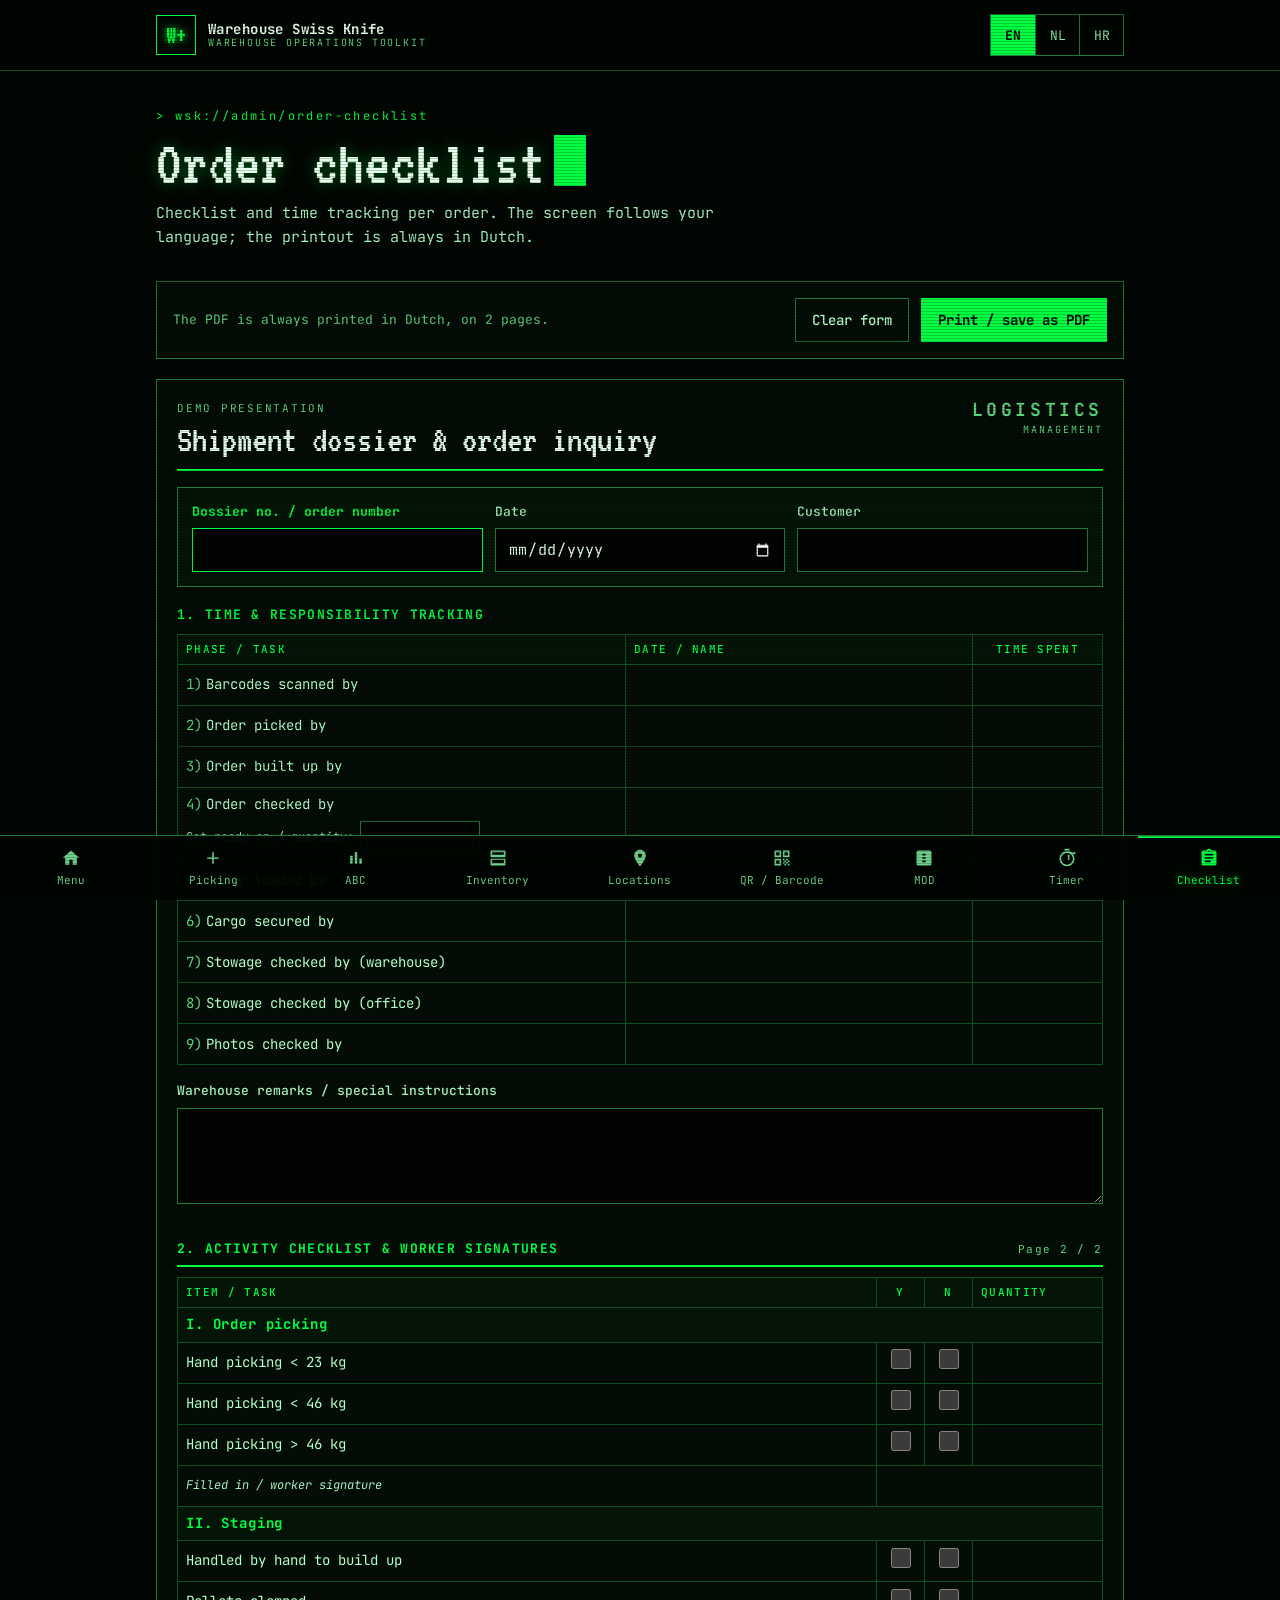
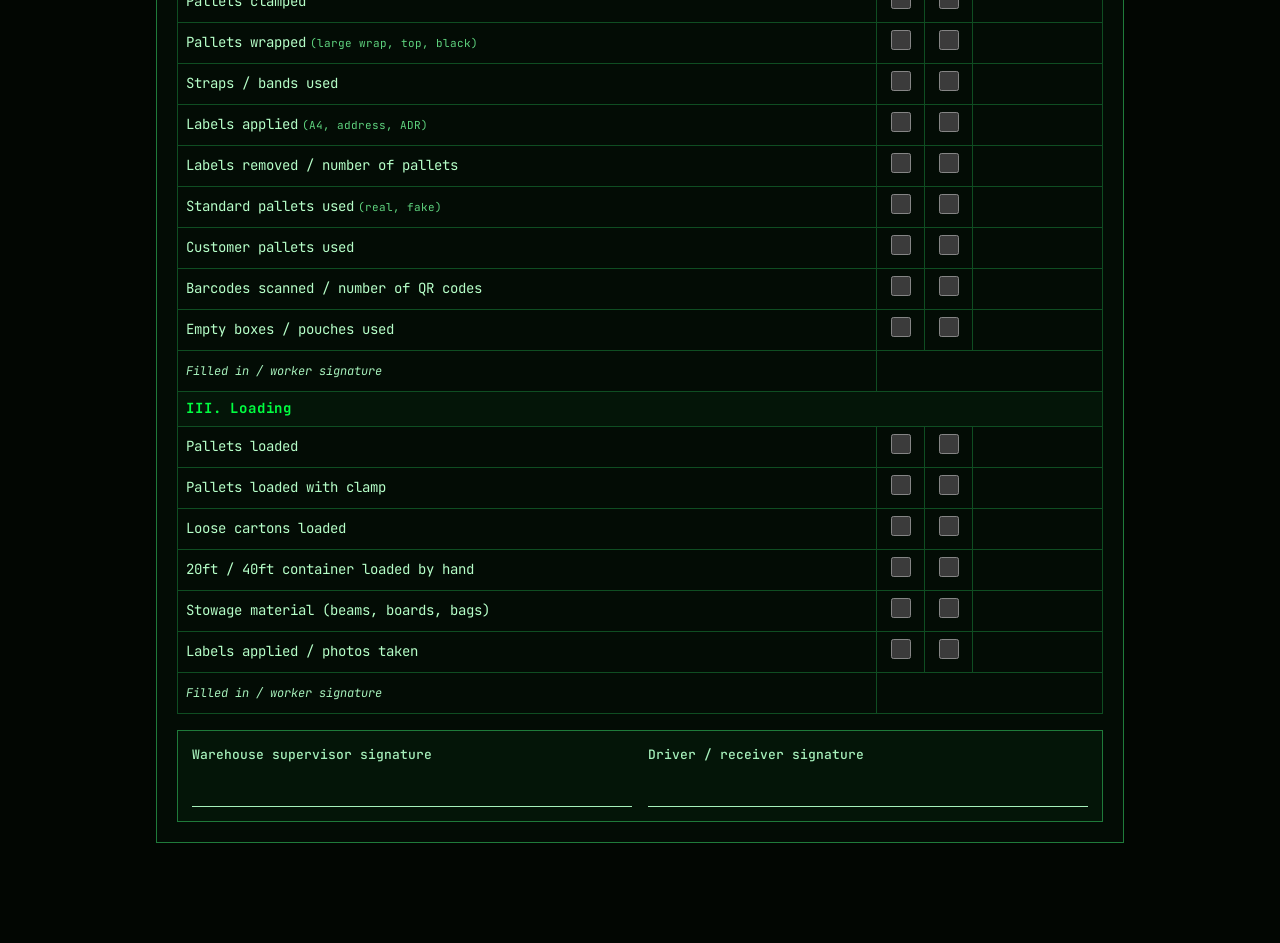
<file: form.html>
<!DOCTYPE html>
<html lang="en">
<head>
<meta charset="UTF-8">
<meta name="viewport" content="width=device-width, initial-scale=1.0, viewport-fit=cover">
<meta name="theme-color" content="#020602">
<title>Order Checklist · Warehouse Swiss Knife</title>
<link rel="stylesheet" href="style.css">
<style>
  /* ---------- screen ---------- */
  .toolbar { display: flex; flex-wrap: wrap; align-items: center; gap: 12px; }
  .toolbar .hint { margin: 0; flex: 1 1 260px; }
  .toolbar .btn { flex: 0 1 auto; }

  .sheet { background: var(--panel); border: 1px solid var(--line); padding: 20px; }
  .sheet-head {
    display: flex; justify-content: space-between; align-items: flex-start; gap: 16px;
    border-bottom: 2px solid var(--accent); padding-bottom: 10px; margin-bottom: 16px;
  }
  .sheet-head .tag { font-size: 11px; letter-spacing: .16em; color: var(--muted); text-transform: uppercase; }
  .sheet-head h2 { font-family: var(--display); font-weight: 400; font-size: clamp(1.8rem, 5vw, 2.4rem); line-height: 1; color: var(--white); margin-top: 4px; }
  .sheet-logo { text-align: right; line-height: 1.1; flex-shrink: 0; }
  .sheet-logo b { display: block; font-size: 18px; letter-spacing: .2em; color: var(--muted); }
  .sheet-logo small { font-size: 10px; letter-spacing: .2em; color: var(--muted); }

  .dossier { border: 1px solid var(--line); background: var(--panel-2); padding: 14px; margin-bottom: 18px;
    display: grid; grid-template-columns: repeat(auto-fit, minmax(200px, 1fr)); gap: 12px; }
  .dossier .form-group { margin: 0; }
  .dossier .main label { color: var(--accent); font-weight: 700; }
  .dossier .main input { border-color: var(--accent); font-weight: 700; }

  .sec-title { font-size: 13px; font-weight: 700; letter-spacing: .1em; text-transform: uppercase; color: var(--accent); margin: 18px 0 8px; }
  .sec-head { display: flex; justify-content: space-between; align-items: baseline; gap: 12px; border-bottom: 2px solid var(--accent); padding-bottom: 6px; margin-bottom: 10px; }
  .sec-head .sec-title { margin: 0; }
  .sec-head .pg { font-size: 11px; color: var(--muted); letter-spacing: .14em; }

  .form-table { border: 1px solid var(--line); }
  .form-table th, .form-table td { border: 1px solid var(--line-dim); padding: 6px 8px; }
  .form-table td.in { padding: 0; }
  .form-table td.in input { border: 0; min-height: 40px; background: transparent; }
  .form-table td.in input:focus { box-shadow: inset 0 0 0 1px var(--accent); }
  .form-table td.chk { text-align: center; width: 48px; }
  .form-table th.c { text-align: center; }
  .form-table .w-time { width: 130px; }
  .form-table .w-qty { width: 130px; }
  .form-table .n { color: var(--muted); margin-right: 4px; }
  .form-table .note { font-size: 11px; color: var(--muted); margin-left: 4px; }
  .form-table .sub-line { display: flex; flex-wrap: wrap; align-items: center; gap: 6px; margin-top: 6px; font-size: 12px; color: var(--soft); }
  .form-table .sub-line input { width: 120px; min-height: 32px; padding: 4px 6px; font-size: 13px; }
  .form-table tr.group td { background: var(--panel-2); color: var(--accent); font-weight: 700; letter-spacing: .06em; }
  .form-table tr.sign td { font-style: italic; color: var(--soft); font-size: 12px; }
  .form-table tr.sign td.in input { font-style: normal; }

  .remarks { margin-top: 16px; }
  .sig-grid { display: grid; grid-template-columns: repeat(auto-fit, minmax(220px, 1fr)); gap: 16px; margin-top: 16px; border: 1px solid var(--line); padding: 14px; background: var(--panel-2); }
  .sig-line { border-bottom: 1px solid var(--soft); height: 36px; }
  .page-break { height: 28px; }

  /* ---------- print: plain paper, compact, 2 pages ---------- */
  @media print {
    @page { size: A4; margin: 10mm; }
    html, body { background: #fff !important; }
    body { font-family: Arial, Helvetica, sans-serif !important; font-size: 9.5px !important; color: #000 !important; }
    .container { max-width: none; margin: 0; padding: 0; }
    .sheet { border: 0; background: #fff; padding: 0; }
    .sheet, .sheet * { color: #000 !important; text-shadow: none !important; box-shadow: none !important; font-family: Arial, Helvetica, sans-serif !important; }
    .sheet-head { border-bottom-color: #000; padding-bottom: 4px; margin-bottom: 8px; }
    .sheet-head h2 { font-size: 16px; font-weight: 900; }
    .sheet-logo b, .sheet-logo small, .sheet-head .tag, .sec-head .pg, .form-table .n, .form-table .note { color: #64748b !important; }
    .dossier { background: #f1f5f9 !important; border: 1px solid #94a3b8; padding: 6px; margin-bottom: 8px; gap: 6px; }
    .sec-title { font-size: 10px; margin: 8px 0 4px; }
    .sec-head { border-bottom-color: #000; }
    input[type="text"], input[type="date"], textarea {
      min-height: 0 !important; padding: 1px 3px !important; font-size: 9px !important;
      background: transparent !important; border: 1px solid #9ca3af !important; color: #000 !important;
    }
    textarea { height: 48px; }
    .form-table { border: 1px solid #94a3b8; }
    .form-table th, .form-table td { padding: 2px 4px !important; font-size: 9px !important; border: 1px solid #cbd5e1 !important; }
    .form-table th { background: #f1f5f9 !important; letter-spacing: 0; }
    .form-table td.in input { border: 0 !important; min-height: 16px !important; }
    .form-table tr.group td { background: #e2e8f0 !important; }
    .form-table .sub-line { margin-top: 2px; font-size: 8.5px; }
    .form-table .sub-line input { min-height: 0 !important; }
    tbody tr:hover td { background: transparent !important; }
    .sig-grid { background: #f8fafc !important; border: 1px solid #94a3b8; padding: 6px; margin-top: 8px; }
    .sig-line { border-bottom-color: #000; height: 24px; }
    .page-break { height: 0; break-before: page; page-break-before: always; }
    input[type="checkbox"] { width: 11px; height: 11px; }
    * { -webkit-print-color-adjust: exact; print-color-adjust: exact; }
  }
</style>
<script>
window.PAGE_I18N = {
  en: {
    doc_title: 'Order Checklist', page_title: 'Order checklist',
    page_sub: 'Checklist and time tracking per order. The screen follows your language; the printout is always in Dutch.',
    btn_print: 'Print / save as PDF', btn_clear: 'Clear form', print_note: 'The PDF is always printed in Dutch, on 2 pages.',
    confirm_clear: 'Clear all fields of this form?',
    demo: 'Demo presentation', form_title: 'Shipment dossier & order inquiry',
    lbl_dossier: 'Dossier no. / order number', lbl_date: 'Date', lbl_customer: 'Customer',
    sec1: '1. Time & responsibility tracking', th_phase: 'Phase / task', th_date_name: 'Date / name', th_time: 'Time spent',
    s1: 'Barcodes scanned by', s2: 'Order picked by', s3: 'Order built up by', s4: 'Order checked by', s4_sub: 'Set ready on / quantity:',
    s5: 'Order loaded by', s6: 'Cargo secured by', s7: 'Stowage checked by (warehouse)', s8: 'Stowage checked by (office)', s9: 'Photos checked by',
    lbl_remarks: 'Warehouse remarks / special instructions',
    sec2: '2. Activity checklist & worker signatures', page2: 'Page 2 / 2',
    th_item: 'Item / task', th_yes: 'Y', th_no: 'N', th_qty: 'Quantity', yes: 'Yes', no: 'No',
    g1: 'I. Order picking', p1: 'Hand picking < 23 kg', p2: 'Hand picking < 46 kg', p3: 'Hand picking > 46 kg',
    signed: 'Filled in / worker signature',
    g2: 'II. Staging', k1: 'Handled by hand to build up', k2: 'Pallets clamped', k3: 'Pallets wrapped', k3_note: '(large wrap, top, black)',
    k4: 'Straps / bands used', k5: 'Labels applied', k5_note: '(A4, address, ADR)', k6: 'Labels removed / number of pallets',
    k7: 'Standard pallets used', k7_note: '(real, fake)', k8: 'Customer pallets used', k9: 'Barcodes scanned / number of QR codes', k10: 'Empty boxes / pouches used',
    g3: 'III. Loading', l1: 'Pallets loaded', l2: 'Pallets loaded with clamp', l3: 'Loose cartons loaded', l4: '20ft / 40ft container loaded by hand',
    l5: 'Stowage material (beams, boards, bags)', l6: 'Labels applied / photos taken',
    sig_supervisor: 'Warehouse supervisor signature', sig_driver: 'Driver / receiver signature'
  },
  nl: {
    doc_title: 'Order controlelijst', page_title: 'Order controlelijst',
    page_sub: 'Controlelijst en tijdregistratie per order. Het scherm volgt je taal; de afdruk is altijd in het Nederlands.',
    btn_print: 'Afdrukken / opslaan als PDF', btn_clear: 'Formulier wissen', print_note: 'De PDF wordt altijd in het Nederlands afgedrukt, op 2 pagina\u2019s.',
    confirm_clear: 'Alle velden van dit formulier wissen?',
    demo: 'Demo presentatie', form_title: 'Zending dossier & order vragenlijst',
    lbl_dossier: 'Dossier nr. / ordernummer', lbl_date: 'Datum', lbl_customer: 'Klant',
    sec1: '1. Tijd- en verantwoordelijkheidsregistratie', th_phase: 'Fase / taak', th_date_name: 'Datum / naam', th_time: 'Bestede tijd',
    s1: 'Barcodes gescand door', s2: 'Orderpicking door', s3: 'Order opgebouwd door', s4: 'Order gecheckt door', s4_sub: 'Klaargezet op / aantal:',
    s5: 'Order geladen door', s6: 'Afgestuwd door', s7: 'Stuwage gecontroleerd door (loods)', s8: 'Stuwage gecontroleerd door (kantoor)', s9: 'Foto\u2019s gecheckt door',
    lbl_remarks: 'Opmerkingen / speciale instructies',
    sec2: '2. Activiteiten controlelijst & handtekeningen', page2: 'Pagina 2 / 2',
    th_item: 'Omschrijving / taak', th_yes: 'J', th_no: 'N', th_qty: 'Aantal', yes: 'Ja', no: 'Nee',
    g1: 'I. Orderpicking', p1: 'Hand picken < 23 kg', p2: 'Hand picken < 46 kg', p3: 'Hand picken > 46 kg',
    signed: 'Ingevuld / handtekening',
    g2: 'II. Klaarzetten', k1: 'Vastgehad om op te bouwen', k2: 'Pallets geklemd', k3: 'Pallets gewikkeld', k3_note: '(grote wikkel, top, zwart)',
    k4: 'Straps / bandjes gebruikt', k5: 'Labels aangebracht', k5_note: '(A4, adres, ADR)', k6: 'Labels verwijderd / aantal pallets',
    k7: 'Standaard pallets gebruikt', k7_note: '(echt, nep)', k8: 'Pallets van de klant gebruikt', k9: 'Barcodes gescand of aantal QR-codes', k10: 'Lege dozen / zakken gebruikt',
    g3: 'III. Laden', l1: 'Pallets geladen', l2: 'Pallets geladen met de klem', l3: 'Losse cartons geladen', l4: '20ft / 40ft handwerk geladen',
    l5: 'Stuwmateriaal (balken, platen, zakken)', l6: 'Labels aangebracht / foto\u2019s gemaakt',
    sig_supervisor: 'Handtekening voorman', sig_driver: 'Handtekening chauffeur'
  },
  hr: {
    doc_title: 'Kontrolna lista narudžbe', page_title: 'Kontrolna lista narudžbe',
    page_sub: 'Kontrolna lista i praćenje vremena po narudžbi. Ekran prati odabrani jezik, a ispis je uvijek na nizozemskom.',
    btn_print: 'Ispiši / spremi kao PDF', btn_clear: 'Očisti obrazac', print_note: 'PDF se uvijek ispisuje na nizozemskom, na 2 stranice.',
    confirm_clear: 'Obrisati sva polja ovog obrasca?',
    demo: 'Demo prezentacija', form_title: 'Upitnik o pošiljci / dossier',
    lbl_dossier: 'Dossier br. / broj narudžbe', lbl_date: 'Datum', lbl_customer: 'Klijent',
    sec1: '1. Praćenje vremena i odgovornosti', th_phase: 'Faza / zadatak', th_date_name: 'Datum / ime radnika', th_time: 'Utrošeno vrijeme',
    s1: 'Barkodove skenirao', s2: 'Narudžbu prikupio (picking)', s3: 'Narudžbu složio / sastavio', s4: 'Narudžbu provjerio', s4_sub: 'Pripremljeno na / količina:',
    s5: 'Narudžbu utovario', s6: 'Teret osigurao / učvrstio', s7: 'Osiguranje tereta provjerio (skladište)', s8: 'Osiguranje tereta provjerio (ured)', s9: 'Fotografije provjerio',
    lbl_remarks: 'Napomene skladišta / posebne upute pošiljke',
    sec2: '2. Kontrolna lista aktivnosti i potpisi radnika', page2: 'Stranica 2 / 2',
    th_item: 'Stavka / zadatak', th_yes: 'D', th_no: 'N', th_qty: 'Količina', yes: 'Da', no: 'Ne',
    g1: 'I. Prikupljanje narudžbe', p1: 'Ručni prikup < 23 kg', p2: 'Ručni prikup < 46 kg', p3: 'Ručni prikup > 46 kg',
    signed: 'Popunio / potpis radnika',
    g2: 'II. Priprema za otpremu', k1: 'Ručno rukovano radi slaganja', k2: 'Palete stegnute stezaljkom', k3: 'Palete omotane folijom', k3_note: '(velika, gornja, crna)',
    k4: 'Upotrijebljene trake za vezivanje', k5: 'Postavljene etikete', k5_note: '(A4, adresa, ADR)', k6: 'Etikete uklonjene / broj paleta',
    k7: 'Korištene standardne palete', k7_note: '(prave, lažne)', k8: 'Korištene palete kupca', k9: 'Skenirani barkodovi / broj QR kodova', k10: 'Korištene prazne kutije / vrećice',
    g3: 'III. Utovar', l1: 'Palete utovarene', l2: 'Palete utovarene stezaljkom', l3: 'Pojedinačni kartoni utovareni', l4: 'Ručno utovaren 20ft / 40ft kontejner',
    l5: 'Materijal za osiguranje (grede, ploče, jastuci)', l6: 'Postavljene etikete / fotografije napravljene',
    sig_supervisor: 'Potpis voditelja skladišta', sig_driver: 'Potpis vozača / primatelja'
  }
};
</script>
<script src="i18n.js"></script>
</head>
<body data-page="form">
<header class="app-header">
  <div class="app-header-inner">
    <a class="brand" href="index.html"><span class="brand-mark">W+</span><span class="brand-text"><strong>Warehouse Swiss Knife</strong><span data-i18n="brand_sub">Warehouse operations toolkit</span></span></a>
    <div class="lang-switcher" data-lang-switcher></div>
  </div>
</header>

<section class="page-hero">
  <div class="kicker">&gt; wsk://admin/order-checklist</div>
  <h1 data-i18n="page_title">Order checklist</h1>
  <p data-i18n="page_sub"></p>
</section>

<main class="container">
  <section class="card no-print">
    <div class="card-body toolbar">
      <p class="hint" data-i18n="print_note"></p>
      <button type="button" class="btn btn-secondary" onclick="clearForm()" data-i18n="btn_clear">Clear form</button>
      <button type="button" class="btn btn-primary" onclick="window.print()" data-i18n="btn_print">Print / save as PDF</button>
    </div>
  </section>

  <form class="sheet" id="wmsForm" onsubmit="return false" autocomplete="off">
    <!-- ===== PAGE 1 ===== -->
    <div class="sheet-head">
      <div>
        <div class="tag" data-i18n="demo">Demo presentation</div>
        <h2 data-i18n="form_title">Shipment dossier &amp; order inquiry</h2>
      </div>
      <div class="sheet-logo"><b>LOGISTICS</b><small>MANAGEMENT</small></div>
    </div>

    <div class="dossier">
      <div class="form-group main">
        <label for="fDossier" data-i18n="lbl_dossier">Dossier no.</label>
        <input type="text" id="fDossier">
      </div>
      <div class="form-group">
        <label for="fDate" data-i18n="lbl_date">Date</label>
        <input type="date" id="fDate">
      </div>
      <div class="form-group">
        <label for="fCustomer" data-i18n="lbl_customer">Customer</label>
        <input type="text" id="fCustomer">
      </div>
    </div>

    <h3 class="sec-title" data-i18n="sec1">1. Time &amp; responsibility tracking</h3>
    <div class="table-wrap">
      <table class="form-table">
        <thead>
          <tr>
            <th data-i18n="th_phase">Phase / task</th>
            <th data-i18n="th_date_name">Date / name</th>
            <th class="c w-time" data-i18n="th_time">Time spent</th>
          </tr>
        </thead>
        <tbody id="timeRows"></tbody>
      </table>
    </div>

    <div class="remarks">
      <label for="fRemarks" data-i18n="lbl_remarks">Remarks</label>
      <textarea id="fRemarks" rows="3"></textarea>
    </div>

    <div class="page-break" aria-hidden="true"></div>

    <!-- ===== PAGE 2 ===== -->
    <div class="sec-head">
      <h3 class="sec-title" data-i18n="sec2">2. Activity checklist</h3>
      <span class="pg" data-i18n="page2">Page 2 / 2</span>
    </div>
    <div class="table-wrap">
      <table class="form-table">
        <thead>
          <tr>
            <th data-i18n="th_item">Item / task</th>
            <th class="c" data-i18n="th_yes">Y</th>
            <th class="c" data-i18n="th_no">N</th>
            <th class="w-qty" data-i18n="th_qty">Quantity</th>
          </tr>
        </thead>
        <tbody id="checkRows"></tbody>
      </table>
    </div>

    <div class="sig-grid">
      <div>
        <label data-i18n="sig_supervisor">Warehouse supervisor signature</label>
        <div class="sig-line"></div>
      </div>
      <div>
        <label data-i18n="sig_driver">Driver / receiver signature</label>
        <div class="sig-line"></div>
      </div>
    </div>
  </form>
</main>

<nav class="nav-bar no-print" data-nav></nav>

<script>
  // ----- build the tables (texts come from PAGE_I18N via data-i18n) -----
  const TIME_ROWS = ['s1', 's2', 's3', 's4', 's5', 's6', 's7', 's8', 's9'];
  document.getElementById('timeRows').innerHTML = TIME_ROWS.map((key, i) => `
    <tr>
      <td><span class="n">${i + 1})</span><span data-i18n="${key}"></span>
        ${key === 's4' ? `<div class="sub-line"><span data-i18n="s4_sub"></span><input type="text" data-i18n-aria="s4_sub"></div>` : ''}
      </td>
      <td class="in"><input type="text" data-i18n-aria="th_date_name"></td>
      <td class="in"><input type="text" data-i18n-aria="th_time" style="text-align:center"></td>
    </tr>`).join('');

  const GROUPS = [
    { title: 'g1', items: ['p1', 'p2', 'p3'] },
    { title: 'g2', items: ['k1', 'k2', ['k3', 'k3_note'], 'k4', ['k5', 'k5_note'], 'k6', ['k7', 'k7_note'], 'k8', 'k9', 'k10'] },
    { title: 'g3', items: ['l1', 'l2', 'l3', 'l4', 'l5', 'l6'] }
  ];
  let cb = 0;
  document.getElementById('checkRows').innerHTML = GROUPS.map(g => `
    <tr class="group"><td colspan="4" data-i18n="${g.title}"></td></tr>
    ${g.items.map(item => {
      const [key, note] = Array.isArray(item) ? item : [item];
      cb++;
      return `<tr>
        <td><span data-i18n="${key}"></span>${note ? `<span class="note" data-i18n="${note}"></span>` : ''}</td>
        <td class="chk"><input type="checkbox" name="yn${cb}" data-i18n-aria="yes" onchange="exclusive(this)"></td>
        <td class="chk"><input type="checkbox" name="yn${cb}" data-i18n-aria="no" onchange="exclusive(this)"></td>
        <td class="in"><input type="text" data-i18n-aria="th_qty"></td>
      </tr>`;
    }).join('')}
    <tr class="sign"><td data-i18n="signed"></td><td class="in" colspan="3"><input type="text" data-i18n-aria="signed"></td></tr>
  `).join('');

  // Yes / No in the same row exclude each other
  function exclusive(box) {
    if (!box.checked) return;
    document.querySelectorAll(`input[name="${box.name}"]`).forEach(other => { if (other !== box) other.checked = false; });
  }

  function clearForm() {
    if (confirm(WSK.t('confirm_clear'))) document.getElementById('wmsForm').reset();
  }

  // ----- printing: always Dutch, then back to the chosen language -----
  let langBeforePrint = null;
  window.addEventListener('beforeprint', () => {
    langBeforePrint = WSK.getLang();
    if (langBeforePrint !== 'nl') WSK.setLanguage('nl', { persist: false });
  });
  window.addEventListener('afterprint', () => {
    if (langBeforePrint && langBeforePrint !== 'nl') WSK.setLanguage(langBeforePrint, { persist: false });
    langBeforePrint = null;
  });
</script>
</body>
</html>
</file>
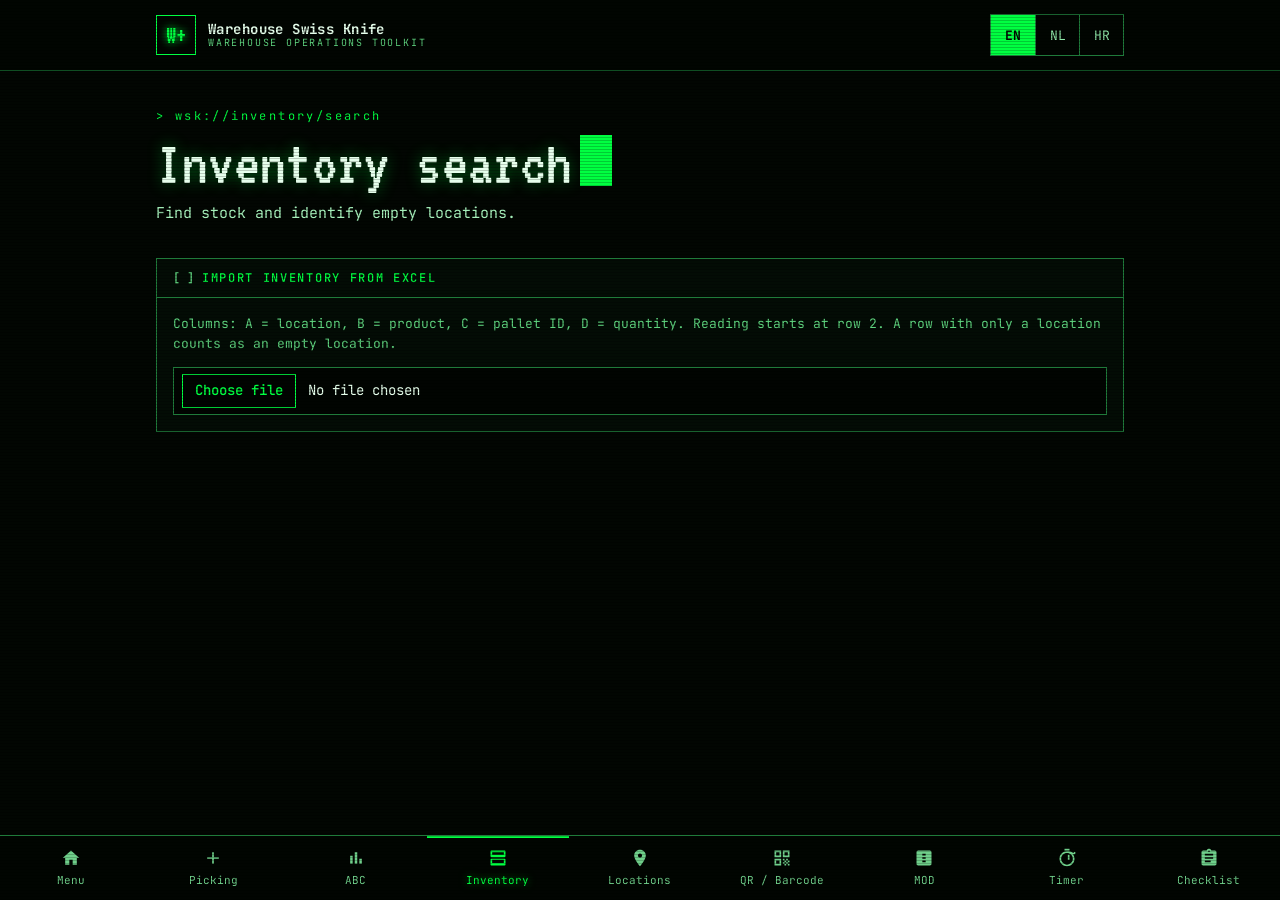
<file: inventory.html>
<!DOCTYPE html>
<html lang="en">
<head>
<meta charset="UTF-8">
<meta name="viewport" content="width=device-width, initial-scale=1.0, viewport-fit=cover">
<meta name="theme-color" content="#020602">
<title>Inventory Search · Warehouse Swiss Knife</title>
<link rel="stylesheet" href="style.css">
<script src="xlsx.full.min.js"></script>
<script>
window.PAGE_I18N = {
  en: {
    doc_title: 'Inventory Search', page_title: 'Inventory search', page_sub: 'Find stock and identify empty locations.',
    excel_title: 'Import inventory from Excel', excel_inv_desc: 'Columns: A = location, B = product, C = pallet ID, D = quantity. Reading starts at row 2. A row with only a location counts as an empty location.',
    filter_title: 'Search & filter', lbl_search: 'Quick search', ph_search: 'Product, pallet ID or location…',
    lbl_1st_letter: '1st letter (A–Z)', opt_all_letters: 'All letters',
    lbl_level: 'Level (4th character, 0–9)', opt_all_levels: 'All levels',
    chk_empty_only: 'Show empty locations only',
    results: 'Inventory results', col_loc: 'Location', col_prod: 'Product', col_pallet: 'Pallet ID', col_qty: 'Qty',
    empty_loc: 'empty', no_match: 'Nothing matches this search.', load_first: 'Load an Excel file to start.'
  },
  nl: {
    doc_title: 'Voorraad zoeken', page_title: 'Voorraad zoeken', page_sub: 'Vind voorraad en lege locaties.',
    excel_title: 'Voorraad importeren uit Excel', excel_inv_desc: 'Kolommen: A = locatie, B = product, C = pallet-ID, D = aantal. Inlezen begint bij rij 2. Een regel met alleen een locatie telt als lege locatie.',
    filter_title: 'Zoeken & filteren', lbl_search: 'Snel zoeken', ph_search: 'Product, pallet-ID of locatie…',
    lbl_1st_letter: '1e letter (A–Z)', opt_all_letters: 'Alle letters',
    lbl_level: 'Niveau (4e teken, 0–9)', opt_all_levels: 'Alle niveaus',
    chk_empty_only: 'Alleen lege locaties tonen',
    results: 'Voorraadresultaten', col_loc: 'Locatie', col_prod: 'Product', col_pallet: 'Pallet-ID', col_qty: 'Aantal',
    empty_loc: 'leeg', no_match: 'Niets gevonden voor deze zoekopdracht.', load_first: 'Laad een Excel-bestand om te beginnen.'
  },
  hr: {
    doc_title: 'Pretraga inventara', page_title: 'Pretraga inventara', page_sub: 'Pronađite zalihe i prazne lokacije.',
    excel_title: 'Uvoz inventara iz Excela', excel_inv_desc: 'Stupci: A = lokacija, B = proizvod, C = ID palete, D = količina. Čitanje počinje od 2. reda. Red sa samo lokacijom računa se kao prazna lokacija.',
    filter_title: 'Pretraga i filtri', lbl_search: 'Brza pretraga', ph_search: 'Proizvod, ID palete ili lokacija…',
    lbl_1st_letter: '1. slovo (A–Z)', opt_all_letters: 'Sva slova',
    lbl_level: 'Razina (4. znak, 0–9)', opt_all_levels: 'Sve razine',
    chk_empty_only: 'Prikaži samo prazne lokacije',
    results: 'Rezultati inventara', col_loc: 'Lokacija', col_prod: 'Proizvod', col_pallet: 'ID palete', col_qty: 'Količina',
    empty_loc: 'prazno', no_match: 'Nema rezultata za ovu pretragu.', load_first: 'Učitajte Excel datoteku za početak.'
  }
};
</script>
<script src="i18n.js"></script>
</head>
<body data-page="inventory">
<header class="app-header">
  <div class="app-header-inner">
    <a class="brand" href="index.html"><span class="brand-mark">W+</span><span class="brand-text"><strong>Warehouse Swiss Knife</strong><span data-i18n="brand_sub">Warehouse operations toolkit</span></span></a>
    <div class="lang-switcher" data-lang-switcher></div>
  </div>
</header>

<section class="page-hero">
  <div class="kicker">&gt; wsk://inventory/search</div>
  <h1 data-i18n="page_title">Inventory search</h1>
  <p data-i18n="page_sub"></p>
</section>

<main class="container">
  <section class="card">
    <h2 data-i18n="excel_title">Import inventory from Excel</h2>
    <div class="card-body">
      <p class="hint" data-i18n="excel_inv_desc"></p>
      <input type="file" id="excelFile" accept=".xlsx,.xls,.csv">
      <div class="status" id="excelStatus" aria-live="polite"></div>
    </div>
  </section>

  <section class="card" id="searchCard" hidden>
    <h2 data-i18n="filter_title">Search &amp; filter</h2>
    <div class="card-body">
      <div class="form-group">
        <label for="searchInput" data-i18n="lbl_search">Quick search</label>
        <input type="text" id="searchInput" data-i18n-placeholder="ph_search" oninput="filterAndRender()" autocomplete="off">
      </div>
      <div class="flex-row">
        <div class="form-group flex-1">
          <label for="filterLetter" data-i18n="lbl_1st_letter">1st letter</label>
          <select id="filterLetter" onchange="filterAndRender()">
            <option value="" data-i18n="opt_all_letters">All letters</option>
          </select>
        </div>
        <div class="form-group flex-1">
          <label for="filterLevel" data-i18n="lbl_level">Level</label>
          <select id="filterLevel" onchange="filterAndRender()">
            <option value="" data-i18n="opt_all_levels">All levels</option>
          </select>
        </div>
      </div>
      <div class="check-row">
        <input type="checkbox" id="emptyOnly" onchange="filterAndRender()">
        <label for="emptyOnly" data-i18n="chk_empty_only">Show empty locations only</label>
      </div>
    </div>
  </section>

  <section class="card" id="listCard" hidden>
    <h2><span data-i18n="results">Inventory results</span> <span>(<span id="matchCount">0</span>)</span></h2>
    <div class="table-wrap">
      <table id="inventoryTable">
        <thead>
          <tr>
            <th data-i18n="col_loc">Location</th>
            <th data-i18n="col_prod">Product</th>
            <th data-i18n="col_pallet">Pallet ID</th>
            <th data-i18n="col_qty">Qty</th>
          </tr>
        </thead>
        <tbody></tbody>
      </table>
    </div>
  </section>
</main>

<nav class="nav-bar" data-nav></nav>

<script>
  let inventoryData = [];
  const $ = (id) => document.getElementById(id);

  function addOptions(select, values) {
    values.forEach(v => { const o = document.createElement('option'); o.value = v; o.textContent = v; select.appendChild(o); });
  }
  addOptions($('filterLetter'), Array.from({ length: 26 }, (_, i) => String.fromCharCode(65 + i)));
  addOptions($('filterLevel'), Array.from({ length: 10 }, (_, i) => String(i)));

  $('excelFile').addEventListener('change', (e) => {
    const file = e.target.files[0];
    if (!file) return;
    WSK.readWorkbook(file, (wb) => {
      const rows = WSK.sheetRows(wb, 0);
      inventoryData = [];
      for (let i = 1; i < rows.length; i++) {
        const r = rows[i];
        if (!r || !r.length) continue;
        const location = String(r[0] ?? '').trim();
        if (!location) continue;
        const product = String(r[1] ?? '').trim();
        const palletId = String(r[2] ?? '').trim();
        const hasQty = r[3] !== undefined && r[3] !== null && String(r[3]).trim() !== '';
        const qty = hasQty ? parseFloat(r[3]) : null;
        inventoryData.push({ location, product, palletId, qty, isEmpty: !product && !palletId && !hasQty });
      }
      WSK.setText($('excelStatus'), 'excel_loaded', { n: inventoryData.length });
      $('searchCard').hidden = false;
      $('listCard').hidden = false;
      filterAndRender();
    }, $('excelStatus'));
  });

  function filterAndRender() {
    const query = $('searchInput').value.toLowerCase().trim();
    const letter = $('filterLetter').value;
    const level = $('filterLevel').value;
    const emptyOnly = $('emptyOnly').checked;

    const filtered = inventoryData.filter(item => {
      const loc = item.location.toUpperCase();
      return (!query || loc.toLowerCase().includes(query) || item.product.toLowerCase().includes(query) || item.palletId.toLowerCase().includes(query)) &&
             (!letter || loc.charAt(0) === letter) &&
             (!level || (loc.length >= 4 && loc.charAt(3) === level)) &&
             (!emptyOnly || item.isEmpty);
    });

    $('matchCount').textContent = filtered.length;
    const tbody = document.querySelector('#inventoryTable tbody');
    if (!filtered.length) {
      tbody.innerHTML = `<tr><td colspan="4" class="empty-cell">${WSK.esc(WSK.t(inventoryData.length ? 'no_match' : 'load_first'))}</td></tr>`;
      return;
    }
    const emptyLabel = WSK.esc(WSK.t('empty_loc'));
    tbody.innerHTML = filtered.map(item => `
      <tr>
        <td><span class="loc-tag">${WSK.esc(item.location)}</span></td>
        <td>${item.product ? `<strong>${WSK.esc(item.product)}</strong>` : `<span class="muted">— ${emptyLabel} —</span>`}</td>
        <td><code>${WSK.esc(item.palletId)}</code></td>
        <td class="num">${item.qty != null && !isNaN(item.qty) ? item.qty : 0}</td>
      </tr>`).join('');
  }

  document.addEventListener('wsk:langchange', () => { if (inventoryData.length) filterAndRender(); });
</script>
</body>
</html>
</file>
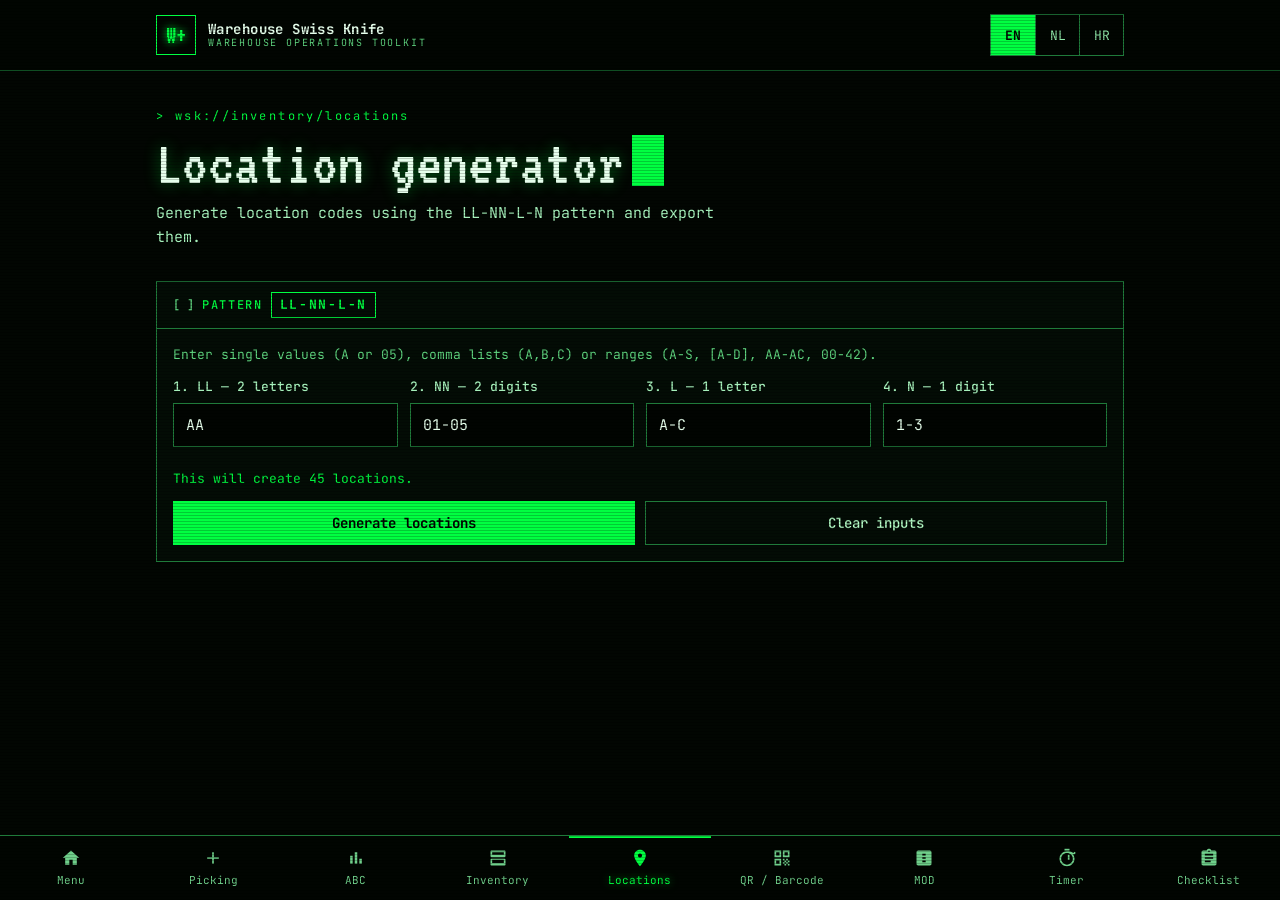
<file: locations.html>
<!DOCTYPE html>
<html lang="en">
<head>
<meta charset="UTF-8">
<meta name="viewport" content="width=device-width, initial-scale=1.0, viewport-fit=cover">
<meta name="theme-color" content="#020602">
<title>Location Generator · Warehouse Swiss Knife</title>
<link rel="stylesheet" href="style.css">
<script src="xlsx.full.min.js"></script>
<script>
window.PAGE_I18N = {
  en: {
    doc_title: 'Location Generator', page_title: 'Location generator', page_sub: 'Generate location codes using the LL-NN-L-N pattern and export them.',
    gen_config: 'Pattern', gen_instructions: 'Enter single values (A or 05), comma lists (A,B,C) or ranges (A-S, [A-D], AA-AC, 00-42).',
    lbl_ll: '1. LL — 2 letters', ph_ll: 'e.g. AA,AB or AA-AC',
    lbl_nn: '2. NN — 2 digits', ph_nn: 'e.g. 01-10 or 01,05',
    lbl_l: '3. L — 1 letter', ph_l: 'e.g. A-S or A,B',
    lbl_n: '4. N — 1 digit', ph_n: 'e.g. 1-5 or 1,2',
    preview: 'This will create {n} locations.',
    btn_generate: 'Generate locations', btn_clear_input: 'Clear inputs',
    gen_results: 'Generated locations', btn_export_excel: 'Download Excel', btn_copy: 'Copy list', col_loc_code: 'Location code',
    msg_copied: 'Locations copied to the clipboard.', msg_copy_failed: 'Copying failed. Select the list and copy it manually.',
    msg_fill: 'Fill in all four fields in a valid format.', msg_too_many: 'That would create {n} locations. Please narrow the ranges (maximum {max}).',
    xl_sheet: 'Locations', xl_file: 'locations'
  },
  nl: {
    doc_title: 'Locatiegenerator', page_title: 'Locatiegenerator', page_sub: 'Genereer locatiecodes volgens het patroon LL-NN-L-N en exporteer ze.',
    gen_config: 'Patroon', gen_instructions: 'Voer losse waarden in (A of 05), lijsten met komma (A,B,C) of bereiken (A-S, [A-D], AA-AC, 00-42).',
    lbl_ll: '1. LL — 2 letters', ph_ll: 'bijv. AA,AB of AA-AC',
    lbl_nn: '2. NN — 2 cijfers', ph_nn: 'bijv. 01-10 of 01,05',
    lbl_l: '3. L — 1 letter', ph_l: 'bijv. A-S of A,B',
    lbl_n: '4. N — 1 cijfer', ph_n: 'bijv. 1-5 of 1,2',
    preview: 'Dit maakt {n} locaties aan.',
    btn_generate: 'Locaties genereren', btn_clear_input: 'Invoer wissen',
    gen_results: 'Gegenereerde locaties', btn_export_excel: 'Excel downloaden', btn_copy: 'Lijst kopiëren', col_loc_code: 'Locatiecode',
    msg_copied: 'Locaties gekopieerd naar het klembord.', msg_copy_failed: 'Kopiëren mislukt. Selecteer de lijst en kopieer handmatig.',
    msg_fill: 'Vul alle vier velden in een geldig formaat in.', msg_too_many: 'Dat zou {n} locaties opleveren. Maak de bereiken kleiner (maximaal {max}).',
    xl_sheet: 'Locaties', xl_file: 'locaties'
  },
  hr: {
    doc_title: 'Generator lokacija', page_title: 'Generator lokacija', page_sub: 'Generiranje oznaka lokacija po uzorku LL-NN-L-N i izvoz.',
    gen_config: 'Uzorak', gen_instructions: 'Unesite pojedinačne vrijednosti (A ili 05), popise sa zarezom (A,B,C) ili raspone (A-S, [A-D], AA-AC, 00-42).',
    lbl_ll: '1. LL — 2 slova', ph_ll: 'npr. AA,AB ili AA-AC',
    lbl_nn: '2. NN — 2 broja', ph_nn: 'npr. 01-10 ili 01,05',
    lbl_l: '3. L — 1 slovo', ph_l: 'npr. A-S ili A,B',
    lbl_n: '4. N — 1 broj', ph_n: 'npr. 1-5 ili 1,2',
    preview: 'Bit će generirano {n} lokacija.',
    btn_generate: 'Generiraj lokacije', btn_clear_input: 'Očisti unos',
    gen_results: 'Generirane lokacije', btn_export_excel: 'Preuzmi Excel', btn_copy: 'Kopiraj popis', col_loc_code: 'Oznaka lokacije',
    msg_copied: 'Lokacije su kopirane u međuspremnik.', msg_copy_failed: 'Kopiranje nije uspjelo. Označite popis i kopirajte ručno.',
    msg_fill: 'Popunite sva četiri polja u ispravnom formatu.', msg_too_many: 'To bi stvorilo {n} lokacija. Suzite raspone (najviše {max}).',
    xl_sheet: 'Lokacije', xl_file: 'lokacije'
  }
};
</script>
<script src="i18n.js"></script>
</head>
<body data-page="locations">
<header class="app-header">
  <div class="app-header-inner">
    <a class="brand" href="index.html"><span class="brand-mark">W+</span><span class="brand-text"><strong>Warehouse Swiss Knife</strong><span data-i18n="brand_sub">Warehouse operations toolkit</span></span></a>
    <div class="lang-switcher" data-lang-switcher></div>
  </div>
</header>

<section class="page-hero">
  <div class="kicker">&gt; wsk://inventory/locations</div>
  <h1 data-i18n="page_title">Location generator</h1>
  <p data-i18n="page_sub"></p>
</section>

<main class="container">
  <section class="card">
    <h2><span data-i18n="gen_config">Pattern</span> <span class="loc-tag">LL-NN-L-N</span></h2>
    <div class="card-body">
      <p class="hint" data-i18n="gen_instructions"></p>
      <div class="grid-auto">
        <div class="form-group">
          <label for="inputLL" data-i18n="lbl_ll">1. LL</label>
          <input type="text" id="inputLL" data-i18n-placeholder="ph_ll" value="AA" autocapitalize="characters" autocomplete="off">
        </div>
        <div class="form-group">
          <label for="inputNN" data-i18n="lbl_nn">2. NN</label>
          <input type="text" id="inputNN" data-i18n-placeholder="ph_nn" value="01-05" autocomplete="off">
        </div>
        <div class="form-group">
          <label for="inputL" data-i18n="lbl_l">3. L</label>
          <input type="text" id="inputL" data-i18n-placeholder="ph_l" value="A-C" autocapitalize="characters" autocomplete="off">
        </div>
        <div class="form-group">
          <label for="inputN" data-i18n="lbl_n">4. N</label>
          <input type="text" id="inputN" data-i18n-placeholder="ph_n" value="1-3" autocomplete="off">
        </div>
      </div>
      <p class="status" id="previewCount" aria-live="polite"></p>
      <div class="btn-group" style="margin-top:12px">
        <button type="button" class="btn btn-primary" onclick="generateLocations()" data-i18n="btn_generate">Generate locations</button>
        <button type="button" class="btn btn-secondary" onclick="clearInputs()" data-i18n="btn_clear_input">Clear inputs</button>
      </div>
    </div>
  </section>

  <section class="card" id="resultsCard" hidden>
    <h2><span data-i18n="gen_results">Generated locations</span> <span>(<span id="locCount">0</span>)</span></h2>
    <div class="card-body">
      <div class="btn-group">
        <button type="button" class="btn btn-primary" onclick="exportToExcel()" data-i18n="btn_export_excel">Download Excel</button>
        <button type="button" class="btn btn-secondary" onclick="copyToClipboard()" data-i18n="btn_copy">Copy list</button>
      </div>
      <div class="status" id="copyStatus" aria-live="polite"></div>
    </div>
    <div class="table-wrap">
      <table id="locTable">
        <thead>
          <tr>
            <th>#</th>
            <th data-i18n="col_loc_code">Location code</th>
          </tr>
        </thead>
        <tbody></tbody>
      </table>
    </div>
  </section>
</main>

<nav class="nav-bar" data-nav></nav>

<script>
  let generatedList = [];
  const MAX_LOCATIONS = 50000;
  const $ = (id) => document.getElementById(id);
  const FIELDS = [['inputLL', false], ['inputNN', true], ['inputL', false], ['inputN', true]];

  // Parses "A", "A,B,C", "A-S", "[A-D]", "AA-AC", "01-42"
  function parseRangeInput(inputStr, isNumeric) {
    const str = String(inputStr || '').toUpperCase().replace(/[\[\]\s]/g, '');
    if (!str) return [];
    const result = [];

    str.split(',').filter(Boolean).forEach(part => {
      const dash = part.indexOf('-', 1);
      if (dash === -1) { result.push(part); return; }
      const start = part.slice(0, dash);
      const end = part.slice(dash + 1);

      if (isNumeric || (/^\d+$/.test(start) && /^\d+$/.test(end))) {
        const a = parseInt(start, 10), b = parseInt(end, 10);
        if (isNaN(a) || isNaN(b)) return;
        const pad = Math.max(start.length, end.length);
        for (let i = Math.min(a, b); i <= Math.max(a, b); i++) result.push(String(i).padStart(pad, '0'));
      } else if (/^[A-Z]+$/.test(start) && /^[A-Z]+$/.test(end) && start.length === end.length && start.length <= 2) {
        // Letter ranges: A-S, or AA-AC / AA-BZ (counts through two letters like a spreadsheet)
        const toNum = s => s.split('').reduce((n, ch) => n * 26 + (ch.charCodeAt(0) - 65), 0);
        const toStr = (n, len) => { let s = ''; for (let k = 0; k < len; k++) { s = String.fromCharCode(65 + (n % 26)) + s; n = Math.floor(n / 26); } return s; };
        const a = toNum(start), b = toNum(end);
        for (let i = Math.min(a, b); i <= Math.max(a, b); i++) result.push(toStr(i, start.length));
      } else {
        result.push(part);
      }
    });
    return [...new Set(result)];
  }

  function lists() { return FIELDS.map(([id, num]) => parseRangeInput($(id).value, num)); }

  function updatePreview() {
    const l = lists();
    const n = l.every(x => x.length) ? l.reduce((p, x) => p * x.length, 1) : 0;
    if (n) WSK.setText($('previewCount'), 'preview', { n: n.toLocaleString() });
    else WSK.setText($('previewCount'), null);
  }

  function generateLocations() {
    const [ll, nn, l, n] = lists();
    if (!ll.length || !nn.length || !l.length || !n.length) { alert(WSK.t('msg_fill')); return; }
    const total = ll.length * nn.length * l.length * n.length;
    if (total > MAX_LOCATIONS) { alert(WSK.t('msg_too_many', { n: total.toLocaleString(), max: MAX_LOCATIONS.toLocaleString() })); return; }

    generatedList = [];
    ll.forEach(a => nn.forEach(b => l.forEach(c => n.forEach(d => generatedList.push(`${a}-${b}-${c}-${d}`)))));
    renderResults();
  }

  function renderResults() {
    $('resultsCard').hidden = false;
    $('locCount').textContent = generatedList.length;
    WSK.setText($('copyStatus'), null);
    document.querySelector('#locTable tbody').innerHTML = generatedList
      .map((code, i) => `<tr><td class="num">${i + 1}</td><td><span class="loc-tag">${WSK.esc(code)}</span></td></tr>`).join('');
  }

  function clearInputs() {
    FIELDS.forEach(([id]) => $(id).value = '');
    $('resultsCard').hidden = true;
    generatedList = [];
    updatePreview();
    $('inputLL').focus();
  }

  function exportToExcel() {
    if (!generatedList.length) return;
    if (typeof XLSX === 'undefined') { alert(WSK.t('xlsx_missing')); return; }
    const header = WSK.t('col_loc_code');
    const ws = XLSX.utils.json_to_sheet(generatedList.map(code => ({ [header]: code })));
    const wb = XLSX.utils.book_new();
    XLSX.utils.book_append_sheet(wb, ws, WSK.t('xl_sheet').slice(0, 31));
    XLSX.writeFile(wb, `${WSK.t('xl_file')}.xlsx`);
  }

  function copyToClipboard() {
    if (!generatedList.length) return;
    const text = generatedList.join('\n');
    const ok = () => WSK.setText($('copyStatus'), 'msg_copied');
    const fail = () => WSK.setText($('copyStatus'), 'msg_copy_failed');
    if (navigator.clipboard && window.isSecureContext) {
      navigator.clipboard.writeText(text).then(ok, fail);
    } else {
      const ta = document.createElement('textarea');
      ta.value = text; ta.style.position = 'fixed'; ta.style.opacity = '0';
      document.body.appendChild(ta); ta.select();
      try { document.execCommand('copy') ? ok() : fail(); } catch (e) { fail(); }
      ta.remove();
    }
  }

  FIELDS.forEach(([id]) => $(id).addEventListener('input', updatePreview));
  FIELDS.forEach(([id]) => $(id).addEventListener('keydown', e => { if (e.key === 'Enter') generateLocations(); }));
  updatePreview();
</script>
</body>
</html>
</file>
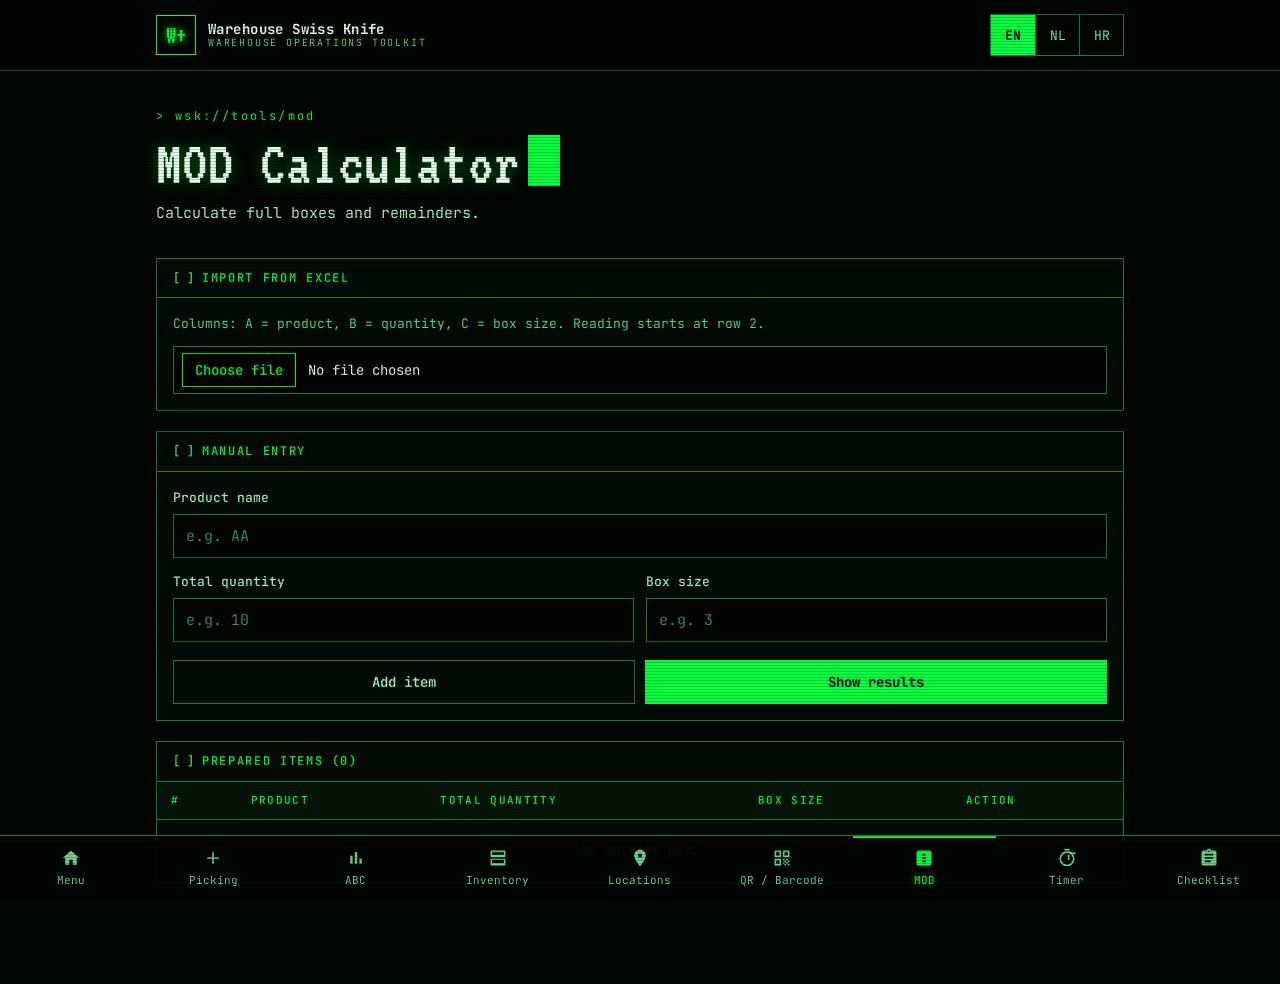
<file: mod.html>
<!DOCTYPE html>
<html lang="en">
<head>
<meta charset="UTF-8">
<meta name="viewport" content="width=device-width, initial-scale=1.0, viewport-fit=cover">
<meta name="theme-color" content="#020602">
<title>MOD Calculator · Warehouse Swiss Knife</title>
<link rel="stylesheet" href="style.css">
<script src="xlsx.full.min.js"></script>
<script>
window.PAGE_I18N = {
  en: {
    doc_title: 'MOD Calculator', page_title: 'MOD Calculator', page_sub: 'Calculate full boxes and remainders.',
    excel_title: 'Import from Excel', excel_desc: 'Columns: A = product, B = quantity, C = box size. Reading starts at row 2.',
    manual_title: 'Manual entry', lbl_prod_name: 'Product name', ph_prod_name: 'e.g. AA',
    lbl_total_qty: 'Total quantity', ph_total_qty: 'e.g. 10', lbl_box_qty: 'Box size', ph_box_qty: 'e.g. 3',
    btn_add: 'Add item', btn_show: 'Show results', prepared_entries: 'Prepared items',
    col_prod: 'Product', col_total: 'Total quantity', col_box: 'Box size', col_action: 'Action',
    modal_results: 'MOD results', col_full: 'Full boxes', col_rem: 'Remainder',
    btn_close: 'Close', btn_clear: 'Clear all data',
    msg_invalid: 'Enter a product name, a quantity and a box size of at least 1.',
    msg_no_items: 'Add at least one item first.'
  },
  nl: {
    doc_title: 'MOD Calculator', page_title: 'MOD Calculator', page_sub: 'Bereken volle dozen en restanten.',
    excel_title: 'Importeren uit Excel', excel_desc: 'Kolommen: A = product, B = aantal, C = doosgrootte. Inlezen begint bij rij 2.',
    manual_title: 'Handmatige invoer', lbl_prod_name: 'Productnaam', ph_prod_name: 'bijv. AA',
    lbl_total_qty: 'Totaal aantal', ph_total_qty: 'bijv. 10', lbl_box_qty: 'Doosgrootte', ph_box_qty: 'bijv. 3',
    btn_add: 'Toevoegen', btn_show: 'Toon resultaten', prepared_entries: 'Voorbereide items',
    col_prod: 'Product', col_total: 'Totaal aantal', col_box: 'Doosgrootte', col_action: 'Actie',
    modal_results: 'MOD-resultaten', col_full: 'Volle dozen', col_rem: 'Restant',
    btn_close: 'Sluiten', btn_clear: 'Alle gegevens wissen',
    msg_invalid: 'Vul een productnaam, een aantal en een doosgrootte van minimaal 1 in.',
    msg_no_items: 'Voeg eerst minstens één item toe.'
  },
  hr: {
    doc_title: 'MOD kalkulator', page_title: 'MOD kalkulator', page_sub: 'Izračun punih kutija i ostataka.',
    excel_title: 'Uvoz iz Excela', excel_desc: 'Stupci: A = proizvod, B = količina, C = količina po kutiji. Čitanje počinje od 2. reda.',
    manual_title: 'Ručni unos', lbl_prod_name: 'Naziv proizvoda', ph_prod_name: 'npr. AA',
    lbl_total_qty: 'Ukupna količina', ph_total_qty: 'npr. 10', lbl_box_qty: 'Količina po kutiji', ph_box_qty: 'npr. 3',
    btn_add: 'Dodaj stavku', btn_show: 'Prikaži rezultate', prepared_entries: 'Pripremljene stavke',
    col_prod: 'Proizvod', col_total: 'Ukupna količina', col_box: 'Količina po kutiji', col_action: 'Akcija',
    modal_results: 'MOD rezultati', col_full: 'Pune kutije', col_rem: 'Ostatak',
    btn_close: 'Zatvori', btn_clear: 'Očisti sve podatke',
    msg_invalid: 'Unesite naziv proizvoda, količinu i količinu po kutiji (najmanje 1).',
    msg_no_items: 'Najprije dodajte barem jednu stavku.'
  }
};
</script>
<script src="i18n.js"></script>
</head>
<body data-page="mod">
<header class="app-header">
  <div class="app-header-inner">
    <a class="brand" href="index.html"><span class="brand-mark">W+</span><span class="brand-text"><strong>Warehouse Swiss Knife</strong><span data-i18n="brand_sub">Warehouse operations toolkit</span></span></a>
    <div class="lang-switcher" data-lang-switcher></div>
  </div>
</header>

<section class="page-hero">
  <div class="kicker">&gt; wsk://tools/mod</div>
  <h1 data-i18n="page_title">MOD Calculator</h1>
  <p data-i18n="page_sub">Calculate full boxes and remainders.</p>
</section>

<main class="container">
  <section class="card">
    <h2 data-i18n="excel_title">Import from Excel</h2>
    <div class="card-body">
      <p class="hint" data-i18n="excel_desc"></p>
      <input type="file" id="excelFile" accept=".xlsx,.xls,.csv">
      <div class="status" id="excelStatus" aria-live="polite"></div>
    </div>
  </section>

  <section class="card">
    <h2 data-i18n="manual_title">Manual entry</h2>
    <div class="card-body">
      <div class="form-group">
        <label for="prodName" data-i18n="lbl_prod_name">Product name</label>
        <input type="text" id="prodName" data-i18n-placeholder="ph_prod_name">
      </div>
      <div class="flex-row">
        <div class="form-group flex-1">
          <label for="prodQty" data-i18n="lbl_total_qty">Total quantity</label>
          <input type="number" id="prodQty" min="0" inputmode="numeric" data-i18n-placeholder="ph_total_qty">
        </div>
        <div class="form-group flex-1">
          <label for="boxQty" data-i18n="lbl_box_qty">Box size</label>
          <input type="number" id="boxQty" min="1" inputmode="numeric" data-i18n-placeholder="ph_box_qty">
        </div>
      </div>
      <div class="btn-group">
        <button type="button" class="btn btn-secondary" onclick="addManualEntry()" data-i18n="btn_add">Add item</button>
        <button type="button" class="btn btn-primary" onclick="processAndShowResults()" data-i18n="btn_show">Show results</button>
      </div>
    </div>
  </section>

  <section class="card">
    <h2><span data-i18n="prepared_entries">Prepared items</span> <span>(<span id="entryCount">0</span>)</span></h2>
    <div class="table-wrap">
      <table id="bufferTable">
        <thead>
          <tr>
            <th>#</th>
            <th data-i18n="col_prod">Product</th>
            <th data-i18n="col_total">Total quantity</th>
            <th data-i18n="col_box">Box size</th>
            <th data-i18n="col_action">Action</th>
          </tr>
        </thead>
        <tbody></tbody>
      </table>
    </div>
  </section>
</main>

<div id="resultModal" class="modal-overlay" role="dialog" aria-modal="true" aria-labelledby="modalTitle">
  <div class="modal-content">
    <h2 id="modalTitle" data-i18n="modal_results">MOD results</h2>
    <div class="table-wrap">
      <table id="resultsTable">
        <thead>
          <tr>
            <th data-i18n="col_prod">Product</th>
            <th data-i18n="col_total">Total quantity</th>
            <th data-i18n="col_full">Full boxes</th>
            <th data-i18n="col_rem">Remainder</th>
          </tr>
        </thead>
        <tbody></tbody>
      </table>
    </div>
    <div class="modal-body">
      <div class="btn-group">
        <button type="button" class="btn btn-secondary" onclick="closeModal()" data-i18n="btn_close">Close</button>
        <button type="button" class="btn btn-danger" onclick="clearAllData()" data-i18n="btn_clear">Clear all data</button>
      </div>
    </div>
  </div>
</div>

<nav class="nav-bar" data-nav></nav>

<script>
  let modData = [];
  const $ = (id) => document.getElementById(id);

  $('excelFile').addEventListener('change', (e) => {
    const file = e.target.files[0];
    if (!file) return;
    WSK.readWorkbook(file, (wb) => {
      const rows = WSK.sheetRows(wb, 0);
      let added = 0;
      for (let i = 1; i < rows.length; i++) {
        const r = rows[i];
        if (r && r.length >= 3) {
          const name = String(r[0] ?? '').trim();
          const qty = parseInt(r[1], 10) || 0;
          const boxQty = parseInt(r[2], 10) || 1;
          if (name) { modData.push({ name, qty, boxQty: Math.max(1, boxQty) }); added++; }
        }
      }
      WSK.setText($('excelStatus'), 'excel_loaded', { n: added });
      updateBufferTable();
    }, $('excelStatus'));
  });

  function addManualEntry() {
    const name = $('prodName').value.trim();
    const qty = parseInt($('prodQty').value, 10);
    const boxQty = parseInt($('boxQty').value, 10);
    if (!name || isNaN(qty) || isNaN(boxQty) || boxQty <= 0) { alert(WSK.t('msg_invalid')); return; }
    modData.push({ name, qty, boxQty });
    $('prodName').value = ''; $('prodQty').value = ''; $('boxQty').value = '';
    $('prodName').focus();
    updateBufferTable();
  }

  function removeEntry(index) { modData.splice(index, 1); updateBufferTable(); }

  function updateBufferTable() {
    const tbody = document.querySelector('#bufferTable tbody');
    $('entryCount').textContent = modData.length;
    if (!modData.length) {
      tbody.innerHTML = `<tr><td colspan="5" class="empty-cell">${WSK.esc(WSK.t('no_rows'))}</td></tr>`;
      return;
    }
    tbody.innerHTML = modData.map((item, i) => `
      <tr>
        <td class="num">${i + 1}</td>
        <td><strong>${WSK.esc(item.name)}</strong></td>
        <td class="num">${item.qty}</td>
        <td class="num">${item.boxQty}</td>
        <td><button type="button" class="btn btn-danger btn-sm" onclick="removeEntry(${i})" aria-label="${WSK.esc(WSK.t('remove'))}: ${WSK.esc(item.name)}">×</button></td>
      </tr>`).join('');
  }

  function renderResults() {
    const tbody = document.querySelector('#resultsTable tbody');
    tbody.innerHTML = modData.map(item => {
      const full = Math.floor(item.qty / item.boxQty);
      const rem = item.qty % item.boxQty;
      return `<tr>
        <td><strong>${WSK.esc(item.name)}</strong></td>
        <td class="num">${item.qty}</td>
        <td class="num val-good">${full}</td>
        <td class="num ${rem ? 'val-bad' : ''}">${rem}</td>
      </tr>`;
    }).join('');
  }

  function processAndShowResults() {
    if (!modData.length) { alert(WSK.t('msg_no_items')); return; }
    renderResults();
    $('resultModal').classList.add('open');
  }
  function closeModal() { $('resultModal').classList.remove('open'); }
  function clearAllData() { modData = []; updateBufferTable(); closeModal(); WSK.resetFile($('excelFile')); WSK.setText($('excelStatus'), null); }

  $('resultModal').addEventListener('click', (e) => { if (e.target.id === 'resultModal') closeModal(); });
  document.addEventListener('keydown', (e) => { if (e.key === 'Escape') closeModal(); });
  document.addEventListener('wsk:langchange', updateBufferTable);
  updateBufferTable();
</script>
</body>
</html>
</file>
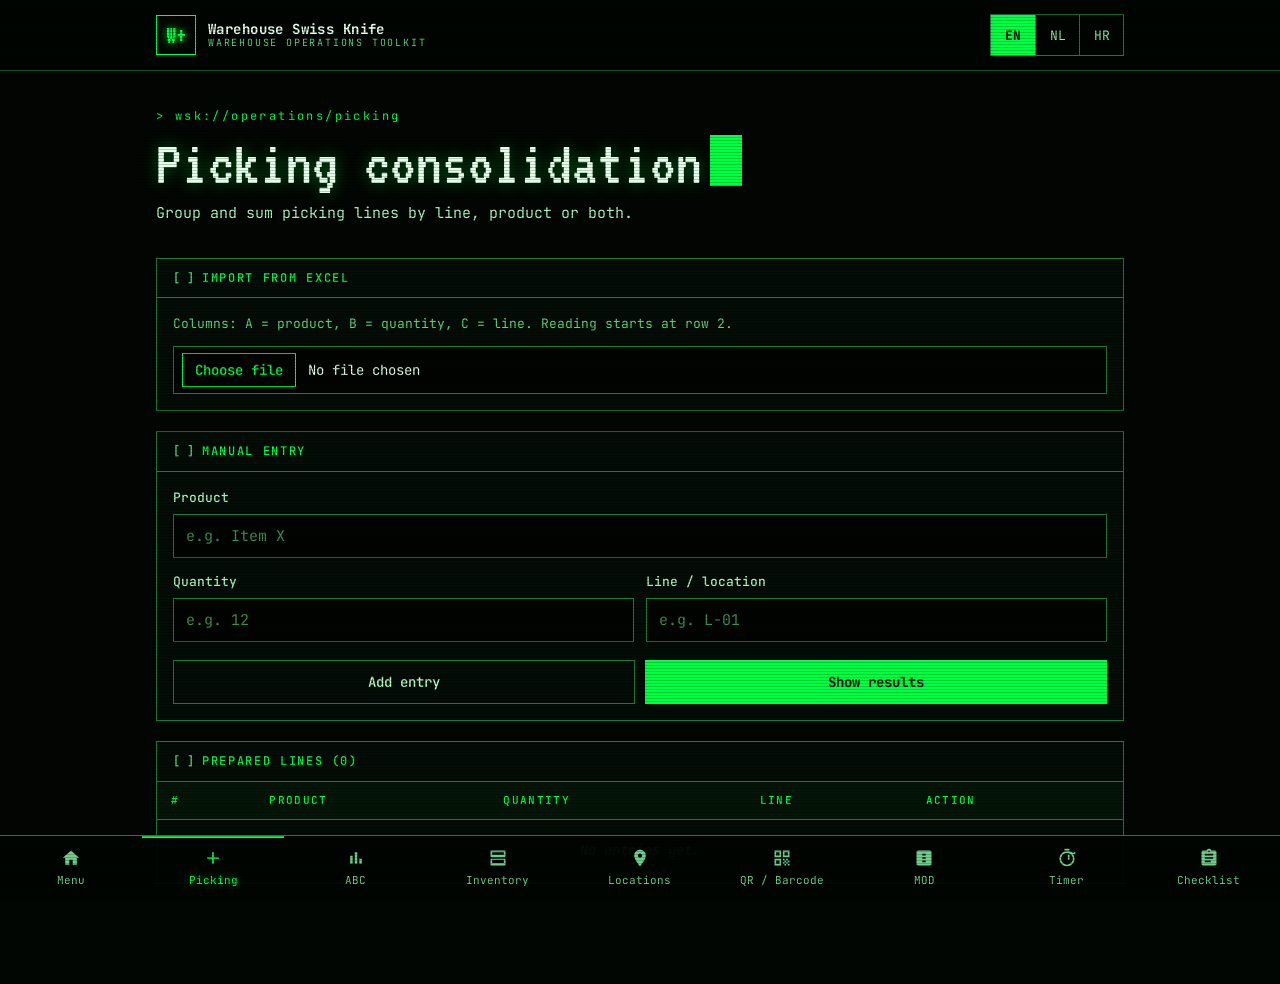
<file: picking.html>
<!DOCTYPE html>
<html lang="en">
<head>
<meta charset="UTF-8">
<meta name="viewport" content="width=device-width, initial-scale=1.0, viewport-fit=cover">
<meta name="theme-color" content="#020602">
<title>Picking · Warehouse Swiss Knife</title>
<link rel="stylesheet" href="style.css">
<script src="xlsx.full.min.js"></script>
<script>
window.PAGE_I18N = {
  en: {
    doc_title: 'Picking', page_title: 'Picking consolidation', page_sub: 'Group and sum picking lines by line, product or both.',
    excel_title: 'Import from Excel', excel_desc: 'Columns: A = product, B = quantity, C = line. Reading starts at row 2.',
    manual_title: 'Manual entry', lbl_prod_name: 'Product', ph_prod_name: 'e.g. Item X',
    lbl_total_qty: 'Quantity', ph_total_qty: 'e.g. 12', lbl_line: 'Line / location', ph_line: 'e.g. L-01',
    btn_add: 'Add entry', btn_show: 'Show results', prepared_lines: 'Prepared lines',
    col_prod: 'Product', col_total: 'Quantity', col_line: 'Line', col_action: 'Action',
    modal_title: 'Consolidated picking results', lbl_group_by: 'Group by', opt_by_line: 'Line (total per line)',
    opt_by_product: 'Product (total per product)', opt_by_both: 'Product and line',
    lbl_sort_by: 'Sort by', opt_sort_qty: 'Quantity (high to low)', opt_sort_name: 'Name / line (A–Z)',
    btn_close: 'Close', btn_clear: 'Clear data',
    msg_fill: 'Fill in product, quantity and line.', msg_no_items: 'Add at least one line first.'
  },
  nl: {
    doc_title: 'Picking', page_title: 'Picking consolidatie', page_sub: 'Groepeer en tel pickregels op per regel, product of beide.',
    excel_title: 'Importeren uit Excel', excel_desc: 'Kolommen: A = product, B = aantal, C = regel. Inlezen begint bij rij 2.',
    manual_title: 'Handmatige invoer', lbl_prod_name: 'Product', ph_prod_name: 'bijv. Artikel X',
    lbl_total_qty: 'Aantal', ph_total_qty: 'bijv. 12', lbl_line: 'Regel / locatie', ph_line: 'bijv. L-01',
    btn_add: 'Toevoegen', btn_show: 'Toon resultaten', prepared_lines: 'Voorbereide regels',
    col_prod: 'Product', col_total: 'Aantal', col_line: 'Regel', col_action: 'Actie',
    modal_title: 'Geconsolideerde pickresultaten', lbl_group_by: 'Groeperen op', opt_by_line: 'Regel (totaal per regel)',
    opt_by_product: 'Product (totaal per product)', opt_by_both: 'Product en regel',
    lbl_sort_by: 'Sorteren op', opt_sort_qty: 'Aantal (hoog naar laag)', opt_sort_name: 'Naam / regel (A–Z)',
    btn_close: 'Sluiten', btn_clear: 'Gegevens wissen',
    msg_fill: 'Vul product, aantal en regel in.', msg_no_items: 'Voeg eerst minstens één regel toe.'
  },
  hr: {
    doc_title: 'Picking', page_title: 'Picking konsolidacija', page_sub: 'Grupiranje i zbrajanje stavki po liniji, proizvodu ili oboje.',
    excel_title: 'Uvoz iz Excela', excel_desc: 'Stupci: A = proizvod, B = količina, C = linija. Čitanje počinje od 2. reda.',
    manual_title: 'Ručni unos', lbl_prod_name: 'Proizvod', ph_prod_name: 'npr. Artikl X',
    lbl_total_qty: 'Količina', ph_total_qty: 'npr. 12', lbl_line: 'Linija / lokacija', ph_line: 'npr. L-01',
    btn_add: 'Dodaj unos', btn_show: 'Prikaži rezultate', prepared_lines: 'Pripremljene linije',
    col_prod: 'Proizvod', col_total: 'Količina', col_line: 'Linija', col_action: 'Akcija',
    modal_title: 'Konsolidirani picking rezultati', lbl_group_by: 'Grupiraj po', opt_by_line: 'Liniji (ukupno po liniji)',
    opt_by_product: 'Proizvodu (ukupno po proizvodu)', opt_by_both: 'Proizvodu i liniji',
    lbl_sort_by: 'Sortiraj po', opt_sort_qty: 'Količini (od najveće)', opt_sort_name: 'Nazivu / liniji (A–Ž)',
    btn_close: 'Zatvori', btn_clear: 'Očisti podatke',
    msg_fill: 'Popunite proizvod, količinu i liniju.', msg_no_items: 'Najprije dodajte barem jednu liniju.'
  }
};
</script>
<script src="i18n.js"></script>
</head>
<body data-page="picking">
<header class="app-header">
  <div class="app-header-inner">
    <a class="brand" href="index.html"><span class="brand-mark">W+</span><span class="brand-text"><strong>Warehouse Swiss Knife</strong><span data-i18n="brand_sub">Warehouse operations toolkit</span></span></a>
    <div class="lang-switcher" data-lang-switcher></div>
  </div>
</header>

<section class="page-hero">
  <div class="kicker">&gt; wsk://operations/picking</div>
  <h1 data-i18n="page_title">Picking consolidation</h1>
  <p data-i18n="page_sub"></p>
</section>

<main class="container">
  <section class="card">
    <h2 data-i18n="excel_title">Import from Excel</h2>
    <div class="card-body">
      <p class="hint" data-i18n="excel_desc"></p>
      <input type="file" id="excelFile" accept=".xlsx,.xls,.csv">
      <div class="status" id="excelStatus" aria-live="polite"></div>
    </div>
  </section>

  <section class="card">
    <h2 data-i18n="manual_title">Manual entry</h2>
    <div class="card-body">
      <div class="form-group">
        <label for="prodName" data-i18n="lbl_prod_name">Product</label>
        <input type="text" id="prodName" data-i18n-placeholder="ph_prod_name">
      </div>
      <div class="flex-row">
        <div class="form-group flex-1">
          <label for="prodTotal" data-i18n="lbl_total_qty">Quantity</label>
          <input type="number" id="prodTotal" min="1" inputmode="numeric" data-i18n-placeholder="ph_total_qty">
        </div>
        <div class="form-group flex-1">
          <label for="prodLine" data-i18n="lbl_line">Line / location</label>
          <input type="text" id="prodLine" data-i18n-placeholder="ph_line">
        </div>
      </div>
      <div class="btn-group">
        <button type="button" class="btn btn-secondary" onclick="addManualEntry()" data-i18n="btn_add">Add entry</button>
        <button type="button" class="btn btn-primary" onclick="processAndShowResults()" data-i18n="btn_show">Show results</button>
      </div>
    </div>
  </section>

  <section class="card">
    <h2><span data-i18n="prepared_lines">Prepared lines</span> <span>(<span id="entryCount">0</span>)</span></h2>
    <div class="table-wrap">
      <table id="bufferTable">
        <thead>
          <tr>
            <th>#</th>
            <th data-i18n="col_prod">Product</th>
            <th data-i18n="col_total">Quantity</th>
            <th data-i18n="col_line">Line</th>
            <th data-i18n="col_action">Action</th>
          </tr>
        </thead>
        <tbody></tbody>
      </table>
    </div>
  </section>
</main>

<div id="resultModal" class="modal-overlay" role="dialog" aria-modal="true" aria-labelledby="modalTitle">
  <div class="modal-content">
    <h2 id="modalTitle" data-i18n="modal_title">Consolidated picking results</h2>
    <div class="modal-body">
      <div class="flex-row">
        <div class="form-group flex-1">
          <label for="groupBy" data-i18n="lbl_group_by">Group by</label>
          <select id="groupBy" onchange="recalculateResults()">
            <option value="line" data-i18n="opt_by_line">Line</option>
            <option value="product" data-i18n="opt_by_product">Product</option>
            <option value="both" data-i18n="opt_by_both">Product and line</option>
          </select>
        </div>
        <div class="form-group flex-1">
          <label for="sortBy" data-i18n="lbl_sort_by">Sort by</label>
          <select id="sortBy" onchange="renderResults()">
            <option value="total" data-i18n="opt_sort_qty">Quantity</option>
            <option value="name" data-i18n="opt_sort_name">Name / line</option>
          </select>
        </div>
      </div>
    </div>
    <div class="table-wrap">
      <table id="resultsTable">
        <thead id="resultsHead"></thead>
        <tbody id="resultsBody"></tbody>
      </table>
    </div>
    <div class="modal-body">
      <div class="btn-group">
        <button type="button" class="btn btn-secondary" onclick="closeModal()" data-i18n="btn_close">Close</button>
        <button type="button" class="btn btn-danger" onclick="clearAllData()" data-i18n="btn_clear">Clear data</button>
      </div>
    </div>
  </div>
</div>

<nav class="nav-bar" data-nav></nav>

<script>
  let rawEntries = [], aggregatedResults = [];
  const $ = (id) => document.getElementById(id);

  $('excelFile').addEventListener('change', (e) => {
    const file = e.target.files[0];
    if (!file) return;
    WSK.readWorkbook(file, (wb) => {
      const rows = WSK.sheetRows(wb, 0);
      let added = 0;
      for (let i = 1; i < rows.length; i++) {
        const r = rows[i];
        if (!r || r.length < 3) continue;
        const product = String(r[0] ?? '').trim();
        const line = String(r[2] ?? '').trim();
        if (product && line) { rawEntries.push({ product, total: parseInt(r[1], 10) || 0, line }); added++; }
      }
      WSK.setText($('excelStatus'), 'excel_loaded', { n: added });
      updateBufferTable();
    }, $('excelStatus'));
  });

  function addManualEntry() {
    const product = $('prodName').value.trim();
    const total = parseInt($('prodTotal').value, 10);
    const line = $('prodLine').value.trim();
    if (!product || isNaN(total) || !line) { alert(WSK.t('msg_fill')); return; }
    rawEntries.push({ product, total, line });
    $('prodName').value = ''; $('prodTotal').value = ''; $('prodLine').value = '';
    $('prodName').focus();
    updateBufferTable();
  }

  function removeEntry(idx) { rawEntries.splice(idx, 1); updateBufferTable(); }

  function updateBufferTable() {
    const tbody = document.querySelector('#bufferTable tbody');
    $('entryCount').textContent = rawEntries.length;
    if (!rawEntries.length) {
      tbody.innerHTML = `<tr><td colspan="5" class="empty-cell">${WSK.esc(WSK.t('no_rows'))}</td></tr>`;
      return;
    }
    tbody.innerHTML = rawEntries.map((item, i) => `
      <tr>
        <td class="num">${i + 1}</td>
        <td><strong>${WSK.esc(item.product)}</strong></td>
        <td class="num">${item.total}</td>
        <td><span class="loc-tag">${WSK.esc(item.line)}</span></td>
        <td><button type="button" class="btn btn-danger btn-sm" onclick="removeEntry(${i})" aria-label="${WSK.esc(WSK.t('remove'))}">×</button></td>
      </tr>`).join('');
  }

  function processAndShowResults() {
    if (!rawEntries.length) { alert(WSK.t('msg_no_items')); return; }
    recalculateResults();
    $('resultModal').classList.add('open');
  }
  function closeModal() { $('resultModal').classList.remove('open'); }
  function clearAllData() {
    rawEntries = []; aggregatedResults = [];
    updateBufferTable(); closeModal();
    WSK.resetFile($('excelFile')); WSK.setText($('excelStatus'), null);
  }

  function recalculateResults() {
    const mode = $('groupBy').value;
    const map = new Map();
    rawEntries.forEach(item => {
      const key = mode === 'line' ? item.line.toUpperCase()
        : mode === 'product' ? item.product.toUpperCase()
        : item.product.toUpperCase() + '__' + item.line.toUpperCase();
      if (!map.has(key)) map.set(key, { label: mode === 'line' ? item.line : item.product, product: item.product, line: item.line, total: 0 });
      map.get(key).total += item.total;
    });
    aggregatedResults = Array.from(map.values());
    renderResults();
  }

  function renderResults() {
    const sortBy = $('sortBy').value;
    const mode = $('groupBy').value;
    aggregatedResults.sort((a, b) => sortBy === 'total'
      ? b.total - a.total
      : (a.label + a.line).localeCompare(b.label + b.line, undefined, { numeric: true }));

    $('resultsHead').innerHTML = mode === 'both'
      ? `<tr><th>${WSK.esc(WSK.t('col_prod'))}</th><th>${WSK.esc(WSK.t('col_line'))}</th><th>${WSK.esc(WSK.t('col_total'))}</th></tr>`
      : `<tr><th>${WSK.esc(WSK.t(mode === 'line' ? 'col_line' : 'col_prod'))}</th><th>${WSK.esc(WSK.t('col_total'))}</th></tr>`;

    $('resultsBody').innerHTML = aggregatedResults.map(item => mode === 'both'
      ? `<tr><td><strong>${WSK.esc(item.product)}</strong></td><td><span class="loc-tag">${WSK.esc(item.line)}</span></td><td class="num val-good">${item.total}</td></tr>`
      : `<tr><td>${mode === 'line' ? `<span class="loc-tag">${WSK.esc(item.label)}</span>` : `<strong>${WSK.esc(item.label)}</strong>`}</td><td class="num val-good">${item.total}</td></tr>`
    ).join('');
  }

  $('resultModal').addEventListener('click', (e) => { if (e.target.id === 'resultModal') closeModal(); });
  document.addEventListener('keydown', (e) => { if (e.key === 'Escape') closeModal(); });
  document.addEventListener('wsk:langchange', () => {
    updateBufferTable();
    if ($('resultModal').classList.contains('open')) renderResults();
  });
  updateBufferTable();
</script>
</body>
</html>
</file>
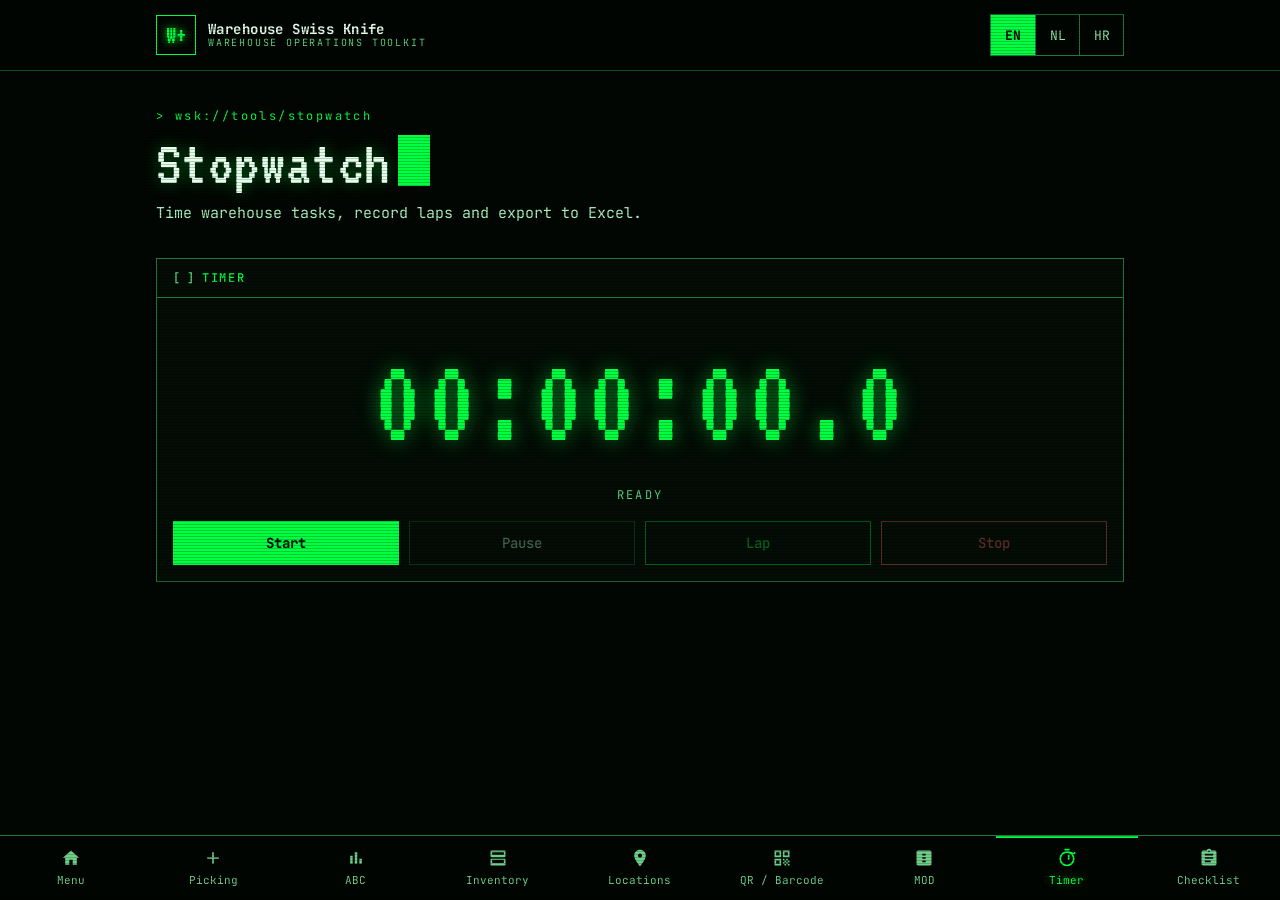
<file: stopwatch.html>
<!DOCTYPE html>
<html lang="en">
<head>
<meta charset="UTF-8">
<meta name="viewport" content="width=device-width, initial-scale=1.0, viewport-fit=cover">
<meta name="theme-color" content="#020602">
<title>Stopwatch · Warehouse Swiss Knife</title>
<link rel="stylesheet" href="style.css">
<script src="xlsx.full.min.js"></script>
<style>
  .timer-display {
    font-family: var(--display);
    font-size: clamp(4rem, 18vw, 8rem);
    line-height: 1;
    text-align: center;
    color: var(--accent);
    text-shadow: 0 0 20px rgba(0, 255, 65, .55);
    padding: 24px 8px 20px;
    font-variant-numeric: tabular-nums;
    letter-spacing: .02em;
  }
  .timer-state { text-align: center; font-size: 12px; letter-spacing: .2em; color: var(--muted); text-transform: uppercase; margin-bottom: 16px; }
  .timer-state.running { color: var(--accent); }
</style>
<script>
window.PAGE_I18N = {
  en: {
    doc_title: 'Stopwatch', page_title: 'Stopwatch', page_sub: 'Time warehouse tasks, record laps and export to Excel.',
    timer_title: 'Timer', state_ready: 'ready', state_running: 'running', state_paused: 'paused', state_stopped: 'stopped',
    btn_start: 'Start', btn_resume: 'Resume', btn_pause: 'Pause', btn_lap: 'Lap', btn_stop: 'Stop',
    recorded_laps: 'Recorded times', col_split: 'Lap time', col_total: 'Total time',
    btn_export: 'Download Excel', btn_reset: 'Reset', confirm_reset: 'Delete all recorded times?',
    xl_sheet: 'Timer results', xl_file: 'stopwatch'
  },
  nl: {
    doc_title: 'Stopwatch', page_title: 'Stopwatch', page_sub: 'Meet magazijntaken, leg rondes vast en exporteer naar Excel.',
    timer_title: 'Timer', state_ready: 'gereed', state_running: 'loopt', state_paused: 'gepauzeerd', state_stopped: 'gestopt',
    btn_start: 'Start', btn_resume: 'Hervatten', btn_pause: 'Pauze', btn_lap: 'Ronde', btn_stop: 'Stop',
    recorded_laps: 'Vastgelegde tijden', col_split: 'Rondetijd', col_total: 'Totale tijd',
    btn_export: 'Excel downloaden', btn_reset: 'Resetten', confirm_reset: 'Alle vastgelegde tijden verwijderen?',
    xl_sheet: 'Timerresultaten', xl_file: 'stopwatch'
  },
  hr: {
    doc_title: 'Štoperica', page_title: 'Štoperica', page_sub: 'Mjerenje radnih operacija, bilježenje međuvremena i izvoz u Excel.',
    timer_title: 'Mjerač', state_ready: 'spremno', state_running: 'mjeri', state_paused: 'pauza', state_stopped: 'zaustavljeno',
    btn_start: 'Početak', btn_resume: 'Nastavi', btn_pause: 'Pauza', btn_lap: 'Međuvrijeme', btn_stop: 'Kraj',
    recorded_laps: 'Zabilježena vremena', col_split: 'Međuvrijeme', col_total: 'Ukupno vrijeme',
    btn_export: 'Preuzmi Excel', btn_reset: 'Resetiraj', confirm_reset: 'Obrisati sva zabilježena vremena?',
    xl_sheet: 'Rezultati mjerenja', xl_file: 'stoperica'
  }
};
</script>
<script src="i18n.js"></script>
</head>
<body data-page="stopwatch">
<header class="app-header">
  <div class="app-header-inner">
    <a class="brand" href="index.html"><span class="brand-mark">W+</span><span class="brand-text"><strong>Warehouse Swiss Knife</strong><span data-i18n="brand_sub">Warehouse operations toolkit</span></span></a>
    <div class="lang-switcher" data-lang-switcher></div>
  </div>
</header>

<section class="page-hero">
  <div class="kicker">&gt; wsk://tools/stopwatch</div>
  <h1 data-i18n="page_title">Stopwatch</h1>
  <p data-i18n="page_sub"></p>
</section>

<main class="container">
  <section class="card">
    <h2 data-i18n="timer_title">Timer</h2>
    <div class="card-body">
      <div class="timer-display" id="display" role="timer" aria-live="off">00:00:00.0</div>
      <div class="timer-state" id="timerState" data-i18n="state_ready">ready</div>
      <div class="btn-group">
        <button type="button" class="btn btn-primary" id="btnStart" onclick="startTimer()" data-i18n="btn_start">Start</button>
        <button type="button" class="btn btn-secondary" id="btnPause" onclick="pauseTimer()" disabled data-i18n="btn_pause">Pause</button>
        <button type="button" class="btn btn-success" id="btnCheckpoint" onclick="addCheckpoint()" disabled data-i18n="btn_lap">Lap</button>
        <button type="button" class="btn btn-danger" id="btnStop" onclick="stopTimer()" disabled data-i18n="btn_stop">Stop</button>
      </div>
    </div>
  </section>

  <section class="card" id="resultsCard" hidden>
    <h2 data-i18n="recorded_laps">Recorded times</h2>
    <div class="table-wrap">
      <table id="checkpointTable">
        <thead>
          <tr>
            <th>#</th>
            <th data-i18n="col_split">Lap time</th>
            <th data-i18n="col_total">Total time</th>
          </tr>
        </thead>
        <tbody></tbody>
      </table>
    </div>
    <div class="card-body">
      <div class="btn-group">
        <button type="button" class="btn btn-primary" onclick="downloadExcel()" data-i18n="btn_export">Download Excel</button>
        <button type="button" class="btn btn-danger" onclick="resetAll()" data-i18n="btn_reset">Reset</button>
      </div>
    </div>
  </section>
</main>

<nav class="nav-bar" data-nav></nav>

<script>
  let timerInterval = null, startTime = null, elapsedTime = 0, isRunning = false, checkpoints = [], lastCheckpointElapsed = 0;
  const $ = (id) => document.getElementById(id);

  function formatTime(ms) {
    const h = Math.floor(ms / 3600000);
    const m = Math.floor((ms % 3600000) / 60000);
    const s = Math.floor((ms % 60000) / 1000);
    const d = Math.floor((ms % 1000) / 100);
    return `${String(h).padStart(2, '0')}:${String(m).padStart(2, '0')}:${String(s).padStart(2, '0')}.${d}`;
  }

  function currentTotal() { return elapsedTime + (isRunning ? Date.now() - startTime : 0); }
  function updateDisplay() { $('display').textContent = formatTime(currentTotal()); }

  function setState(key) {
    WSK.setText($('timerState'), key);
    $('timerState').classList.toggle('running', key === 'state_running');
  }

  function setButtons({ start, pause, lap, stop }) {
    $('btnStart').disabled = !start; $('btnPause').disabled = !pause;
    $('btnCheckpoint').disabled = !lap; $('btnStop').disabled = !stop;
  }

  function startTimer() {
    if (isRunning) return;
    startTime = Date.now();
    timerInterval = setInterval(updateDisplay, 50);
    isRunning = true;
    setButtons({ start: false, pause: true, lap: true, stop: true });
    setState('state_running');
  }

  function pauseTimer() {
    if (!isRunning) return;
    clearInterval(timerInterval);
    elapsedTime += Date.now() - startTime;
    isRunning = false;
    updateDisplay();
    setButtons({ start: true, pause: false, lap: true, stop: true });
    WSK.setText($('btnStart'), 'btn_resume');
    setState('state_paused');
  }

  function addCheckpoint() {
    const total = currentTotal();
    checkpoints.push({ split: formatTime(total - lastCheckpointElapsed), total: formatTime(total) });
    lastCheckpointElapsed = total;
    renderCheckpoints();
  }

  function stopTimer() {
    pauseTimer();
    if (lastCheckpointElapsed !== currentTotal()) addCheckpoint();
    setButtons({ start: false, pause: false, lap: false, stop: false });
    setState('state_stopped');
  }

  function renderCheckpoints() {
    $('resultsCard').hidden = checkpoints.length === 0;
    document.querySelector('#checkpointTable tbody').innerHTML = checkpoints.map((cp, i) => `
      <tr><td class="num">${i + 1}</td><td class="num"><strong>${cp.split}</strong></td><td class="num val-good">${cp.total}</td></tr>`).join('');
  }

  function downloadExcel() {
    if (!checkpoints.length) return;
    if (typeof XLSX === 'undefined') { alert(WSK.t('xlsx_missing')); return; }
    const rows = checkpoints.map((cp, i) => ({ '#': i + 1, [WSK.t('col_split')]: cp.split, [WSK.t('col_total')]: cp.total }));
    const ws = XLSX.utils.json_to_sheet(rows);
    const wb = XLSX.utils.book_new();
    XLSX.utils.book_append_sheet(wb, ws, WSK.t('xl_sheet').slice(0, 31));
    XLSX.writeFile(wb, `${WSK.t('xl_file')}.xlsx`);
  }

  function resetAll() {
    if (checkpoints.length && !confirm(WSK.t('confirm_reset'))) return;
    clearInterval(timerInterval);
    startTime = null; elapsedTime = 0; isRunning = false; checkpoints = []; lastCheckpointElapsed = 0;
    $('display').textContent = '00:00:00.0';
    renderCheckpoints();
    setButtons({ start: true, pause: false, lap: false, stop: false });
    WSK.setText($('btnStart'), 'btn_start');
    setState('state_ready');
  }
</script>
</body>
</html>
</file>
<file: style.css>
@import url("https://fonts.googleapis.com/css2?family=JetBrains+Mono:wght@400;500;700&family=VT323&display=swap");

/* ===== Warehouse Swiss Knife — Matrix theme (shared by all tool pages) ===== */
:root {
  color-scheme: dark;
  --accent: #00ff41;
  --accent-soft: #b6ffc8;
  --bg: #020602;
  --panel: #030c05;
  --panel-2: #041508;
  --hover: #062b11;
  --line: #1f7a3a;
  --line-dim: #0f4d22;
  --text: #b6ffc8;
  --soft: #a6f0bb;
  --muted: #5fd47f;
  --white: #e6ffec;
  --danger: #ff6b5e;
  --warn: #ffd23f;
  --mono: "JetBrains Mono", ui-monospace, "SFMono-Regular", Menlo, Consolas, monospace;
  --display: VT323, "JetBrains Mono", ui-monospace, monospace;
  --nav-h: 64px;

  /* legacy variable names, in case inline code still uses them */
  --primary: var(--accent);
  --success: var(--accent);
}

* { box-sizing: border-box; margin: 0; padding: 0; }

html, body { background: var(--bg); }

body {
  color: var(--text);
  font-family: var(--mono);
  font-size: 15px;
  line-height: 1.55;
  min-height: 100vh;
  padding-bottom: calc(var(--nav-h) + env(safe-area-inset-bottom, 0px) + 16px);
}

/* CRT scanlines */
body::after {
  content: "";
  position: fixed;
  inset: 0;
  pointer-events: none;
  z-index: 3000;
  background: repeating-linear-gradient(0deg, rgba(0,0,0,.2) 0, rgba(0,0,0,.2) 1px, transparent 1px, transparent 3px);
}

a { color: var(--accent); text-decoration: none; }
a:hover { color: var(--white); }

:focus-visible { outline: 2px solid var(--accent-soft); outline-offset: 2px; }

::selection { background: var(--accent); color: var(--bg); }

/* ===== Header ===== */
.app-header {
  border-bottom: 1px solid var(--line-dim);
  background: rgba(2, 6, 2, .92);
  padding-top: env(safe-area-inset-top, 0px);
}
.app-header-inner {
  max-width: 1000px;
  margin: 0 auto;
  padding: 14px 16px;
  display: flex;
  flex-wrap: wrap;
  align-items: center;
  justify-content: space-between;
  gap: 12px;
}
.brand { display: flex; align-items: center; gap: 12px; color: var(--text); }
.brand:hover { color: var(--text); }
.brand-mark {
  display: flex; align-items: center; justify-content: center;
  width: 40px; height: 40px;
  border: 1px solid var(--accent);
  color: var(--accent);
  font-family: var(--display);
  font-size: 26px;
  text-shadow: 0 0 8px var(--accent);
}
.brand-text { display: flex; flex-direction: column; line-height: 1.2; }
.brand-text strong { font-size: 14px; color: var(--white); letter-spacing: .03em; }
.brand-text span { font-size: 10px; letter-spacing: .18em; color: var(--muted); text-transform: uppercase; }

.lang-switcher { display: flex; border: 1px solid var(--line); }
.lang-btn {
  min-width: 44px; min-height: 40px;
  background: transparent;
  color: #8fe8a8;
  border: 0;
  font-family: var(--mono);
  font-size: 13px;
  cursor: pointer;
}
.lang-btn + .lang-btn { border-left: 1px solid var(--line); }
.lang-btn:hover { background: var(--hover); }
.lang-btn[aria-pressed="true"] { background: var(--accent); color: var(--bg); font-weight: 700; }

/* ===== Page title ===== */
.page-hero {
  max-width: 1000px;
  margin: 0 auto;
  padding: 36px 16px 12px;
  display: flex;
  flex-direction: column;
  gap: 8px;
}
.kicker { font-size: 12px; letter-spacing: .2em; color: var(--accent); }
.page-hero h1 {
  font-family: var(--display);
  font-weight: 400;
  font-size: clamp(2.6rem, 7vw, 4rem);
  line-height: .95;
  color: var(--white);
  text-shadow: 0 0 16px rgba(0, 255, 65, .4);
}
.page-hero h1::after {
  content: "";
  display: inline-block;
  width: .5em; height: .8em;
  margin-left: .12em;
  background: var(--accent);
  vertical-align: -.05em;
  animation: wsk-blink 1s steps(1) infinite;
}
@keyframes wsk-blink { 50% { opacity: 0; } }
.page-hero p { color: var(--soft); max-width: 65ch; }

/* ===== Layout ===== */
.container { max-width: 1000px; margin: 20px auto; padding: 0 16px; }

.card {
  background: var(--panel);
  border: 1px solid var(--line);
  margin-bottom: 20px;
}
.card > h2, .card-title {
  display: flex;
  flex-wrap: wrap;
  align-items: center;
  gap: 8px;
  padding: 10px 16px;
  border-bottom: 1px solid var(--line);
  font-size: 12px;
  font-weight: 500;
  letter-spacing: .14em;
  text-transform: uppercase;
  color: var(--accent);
}
.card > h2::before { content: "[ ]"; color: var(--muted); letter-spacing: 0; }
.card-body { padding: 16px; }
.card-body > :last-child { margin-bottom: 0; }

h3.sub {
  margin: 20px 0 8px;
  font-size: 13px;
  font-weight: 500;
  color: var(--soft);
}

.hint { font-size: 13px; color: var(--muted); margin-bottom: 12px; }
.muted { color: var(--muted); }
.status { font-size: 13px; color: var(--accent); min-height: 1.4em; margin-top: 8px; }
.status:empty { display: none; }

.flex-row { display: flex; gap: 12px; }
.flex-1 { flex: 1 1 0; min-width: 0; }
.grid-auto { display: grid; grid-template-columns: repeat(auto-fit, minmax(200px, 1fr)); gap: 12px; }

.panel-dashed {
  border: 1px dashed var(--line);
  background: var(--panel-2);
  padding: 12px;
  margin-bottom: 16px;
}

/* ===== Forms ===== */
.form-group { margin-bottom: 14px; }
label {
  display: block;
  font-size: 13px;
  font-weight: 500;
  margin-bottom: 6px;
  color: var(--soft);
}

input[type="text"],
input[type="number"],
input[type="date"],
input[type="file"],
select,
textarea {
  width: 100%;
  min-height: 44px;
  padding: 10px 12px;
  background: #010401;
  color: var(--white);
  border: 1px solid var(--line);
  border-radius: 0;
  font-family: var(--mono);
  font-size: 15px;
}
textarea { min-height: 96px; resize: vertical; }
input::placeholder, textarea::placeholder { color: #3f8f57; }
input:focus, select:focus, textarea:focus {
  outline: none;
  border-color: var(--accent);
  box-shadow: 0 0 0 1px var(--accent), 0 0 14px rgba(0, 255, 65, .25);
}
select option { background: #010401; color: var(--white); }

input[type="file"] { padding: 8px; cursor: pointer; }
input[type="file"]::file-selector-button {
  margin-right: 12px;
  padding: 6px 12px;
  background: transparent;
  color: var(--accent);
  border: 1px solid var(--accent);
  font-family: var(--mono);
  cursor: pointer;
}
input[type="file"]::file-selector-button:hover { background: var(--hover); }

/* Translated file picker (built by i18n.js) */
.file-pick {
  position: relative;
  display: flex;
  flex-wrap: wrap;
  align-items: center;
  gap: 12px;
  min-height: 44px;
  padding: 6px 8px;
  background: #010401;
  border: 1px solid var(--line);
}
.file-pick:focus-within { border-color: var(--accent); box-shadow: 0 0 0 1px var(--accent); }
.file-native {
  position: absolute !important;
  width: 1px !important; height: 1px !important; min-height: 0 !important;
  padding: 0 !important; margin: -1px !important; border: 0 !important;
  overflow: hidden; clip: rect(0 0 0 0); white-space: nowrap;
}
.file-btn {
  margin: 0;
  display: inline-flex;
  align-items: center;
  min-height: 34px;
  padding: 4px 12px;
  border: 1px solid var(--accent);
  color: var(--accent);
  font-size: 14px;
  cursor: pointer;
}
.file-btn:hover { background: var(--hover); color: var(--white); }
.file-name { color: var(--white); font-size: 14px; word-break: break-all; }

input[type="checkbox"] { width: 20px; height: 20px; accent-color: var(--accent); cursor: pointer; }
.check-row { display: flex; align-items: center; gap: 10px; min-height: 44px; }
.check-row label { margin: 0; cursor: pointer; color: var(--white); }

/* ===== Buttons ===== */
.btn-group { display: flex; flex-wrap: wrap; gap: 10px; margin-top: 4px; }
.btn {
  flex: 1 1 140px;
  min-height: 44px;
  padding: 10px 16px;
  background: transparent;
  color: var(--text);
  border: 1px solid var(--line);
  border-radius: 0;
  font-family: var(--mono);
  font-size: 14px;
  font-weight: 500;
  cursor: pointer;
  text-align: center;
  transition: background .15s ease, border-color .15s ease, color .15s ease;
}
.btn:hover:not(:disabled) { background: var(--hover); border-color: var(--accent); color: var(--white); }
.btn-primary { background: var(--accent); border-color: var(--accent); color: var(--bg); font-weight: 700; }
.btn-primary:hover:not(:disabled) { background: var(--accent-soft); border-color: var(--accent-soft); color: var(--bg); }
.btn-secondary { color: var(--text); }
.btn-success { border-color: var(--accent); color: var(--accent); }
.btn-danger { border-color: var(--danger); color: var(--danger); }
.btn-danger:hover:not(:disabled) { background: rgba(255, 107, 94, .12); border-color: var(--danger); color: #ffb3ab; }
.btn-sm { flex: 0 0 auto; min-height: 36px; min-width: 36px; padding: 4px 10px; font-size: 13px; }
.btn:disabled { opacity: .35; cursor: not-allowed; }

/* ===== Tables ===== */
.table-wrap { width: 100%; overflow-x: auto; -webkit-overflow-scrolling: touch; }
table { width: 100%; border-collapse: collapse; font-size: 14px; }
th, td { padding: 10px 14px; text-align: left; border-bottom: 1px solid var(--line-dim); vertical-align: middle; }
th {
  background: var(--panel-2);
  color: var(--accent);
  font-size: 11px;
  font-weight: 500;
  letter-spacing: .12em;
  text-transform: uppercase;
  white-space: nowrap;
  border-bottom-color: var(--line);
}
td strong { color: var(--white); font-weight: 600; }
tbody tr:hover td { background: var(--hover); }
td.empty-cell { color: var(--muted); font-style: italic; text-align: center; padding: 20px; }
code { font-family: var(--mono); color: var(--soft); }

.num { font-variant-numeric: tabular-nums; }
.val-good { color: var(--accent); font-weight: 700; }
.val-bad { color: var(--warn); font-weight: 700; }

/* Location / code tag */
.loc-tag {
  display: inline-block;
  padding: 2px 8px;
  border: 1px solid var(--accent);
  color: var(--accent);
  font-weight: 700;
  font-size: 13px;
  white-space: nowrap;
}

/* ABC badges: A = filled, B = outlined, C = dashed & dim (distinct without colour) */
.badge {
  display: inline-block;
  min-width: 26px;
  padding: 1px 7px;
  margin-left: 6px;
  font-size: 12px;
  font-weight: 700;
  text-align: center;
  border: 1px solid transparent;
}
.badge-a { background: var(--accent); color: var(--bg); border-color: var(--accent); }
.badge-b { border-color: var(--accent); color: var(--accent); }
.badge-c { border: 1px dashed var(--muted); color: var(--muted); }
.badge-info { border-color: var(--accent-soft); color: var(--accent-soft); margin-left: 0; }

/* ===== Modal ===== */
.modal-overlay {
  display: none;
  position: fixed;
  inset: 0;
  background: rgba(0, 0, 0, .78);
  z-index: 2000;
  align-items: center;
  justify-content: center;
  padding: 16px;
}
.modal-overlay.open { display: flex; }
.modal-content {
  width: 100%;
  max-width: 760px;
  max-height: 86vh;
  overflow-y: auto;
  background: var(--panel);
  border: 1px solid var(--accent);
  box-shadow: 0 0 40px rgba(0, 255, 65, .2);
}
.modal-content > h2 {
  padding: 12px 16px;
  border-bottom: 1px solid var(--line);
  font-size: 12px;
  font-weight: 500;
  letter-spacing: .14em;
  text-transform: uppercase;
  color: var(--accent);
}
.modal-body { padding: 16px; }
.modal-body > :last-child { margin-bottom: 0; }

/* ===== Bottom navigation ===== */
.nav-bar {
  position: fixed;
  left: 0; right: 0; bottom: 0;
  z-index: 1000;
  display: flex;
  overflow-x: auto;
  scrollbar-width: none;
  background: rgba(2, 6, 2, .96);
  border-top: 1px solid var(--line);
  padding-bottom: env(safe-area-inset-bottom, 0px);
}
.nav-bar::-webkit-scrollbar { display: none; }
.nav-item {
  flex: 1 0 68px;
  min-height: var(--nav-h);
  display: flex;
  flex-direction: column;
  align-items: center;
  justify-content: center;
  gap: 4px;
  padding: 6px 4px;
  color: #6fcf8a;
  font-size: 11px;
  text-align: center;
  border-top: 2px solid transparent;
  white-space: nowrap;
}
.nav-item svg { width: 20px; height: 20px; fill: currentColor; }
.nav-item:hover { color: var(--white); background: var(--hover); }
.nav-item.active { color: var(--accent); border-top-color: var(--accent); text-shadow: 0 0 8px rgba(0, 255, 65, .6); }

/* ===== Responsive ===== */
@media (max-width: 640px) {
  .flex-row { flex-direction: column; gap: 0; }
  .page-hero { padding-top: 24px; }
  th, td { padding: 8px 10px; }
}

@media (prefers-reduced-motion: reduce) {
  *, *::before, *::after { animation: none !important; transition: none !important; }
}

/* ===== Print: plain paper ===== */
@media print {
  body { background: #fff !important; color: #000 !important; padding: 0 !important; }
  body::after, .nav-bar, .app-header, .page-hero, .no-print { display: none !important; }
}
</file>
